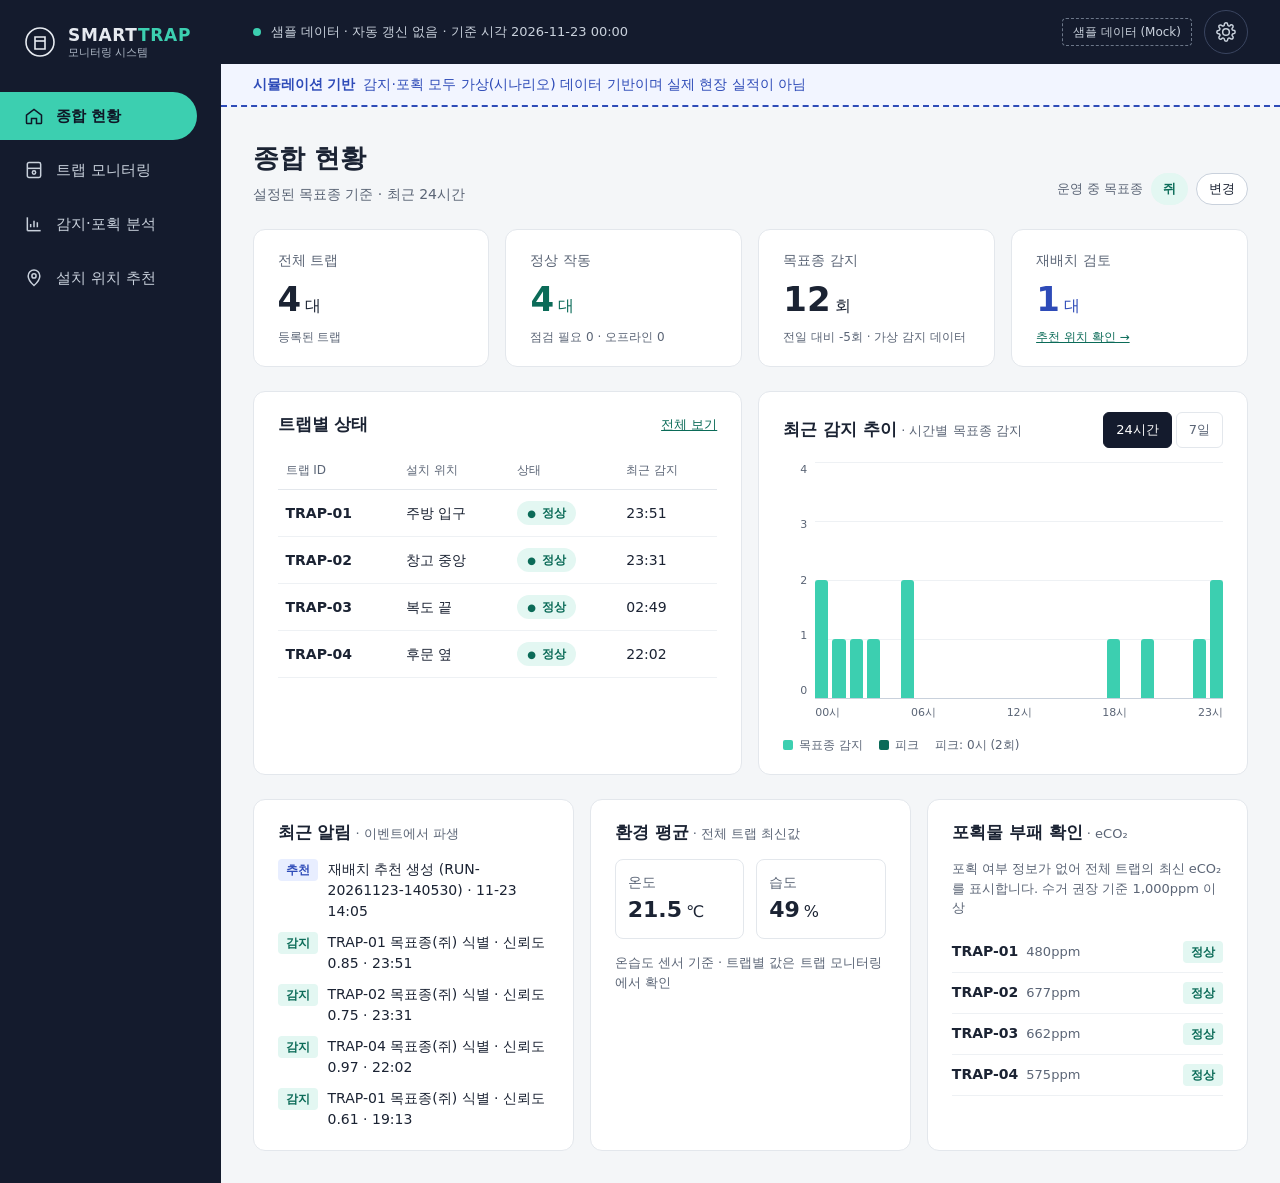
<file: dashboard/index.html>
<!doctype html>
<html lang="ko">
<head>
  <meta charset="utf-8">
  <meta name="viewport" content="width=device-width, initial-scale=1">
  <title>종합 현황 · 스마트트랩</title>
  <link rel="stylesheet" href="css/style.css">
</head>
<body>
  <p class="loading">불러오는 중…</p>
  <script src="js/config.js"></script>
  <script src="js/model.js"></script>
  <script src="js/data.js"></script>
  <script src="js/layout.js"></script>
  <script src="js/pages/overview.js"></script>
</body>
</html>
</file>
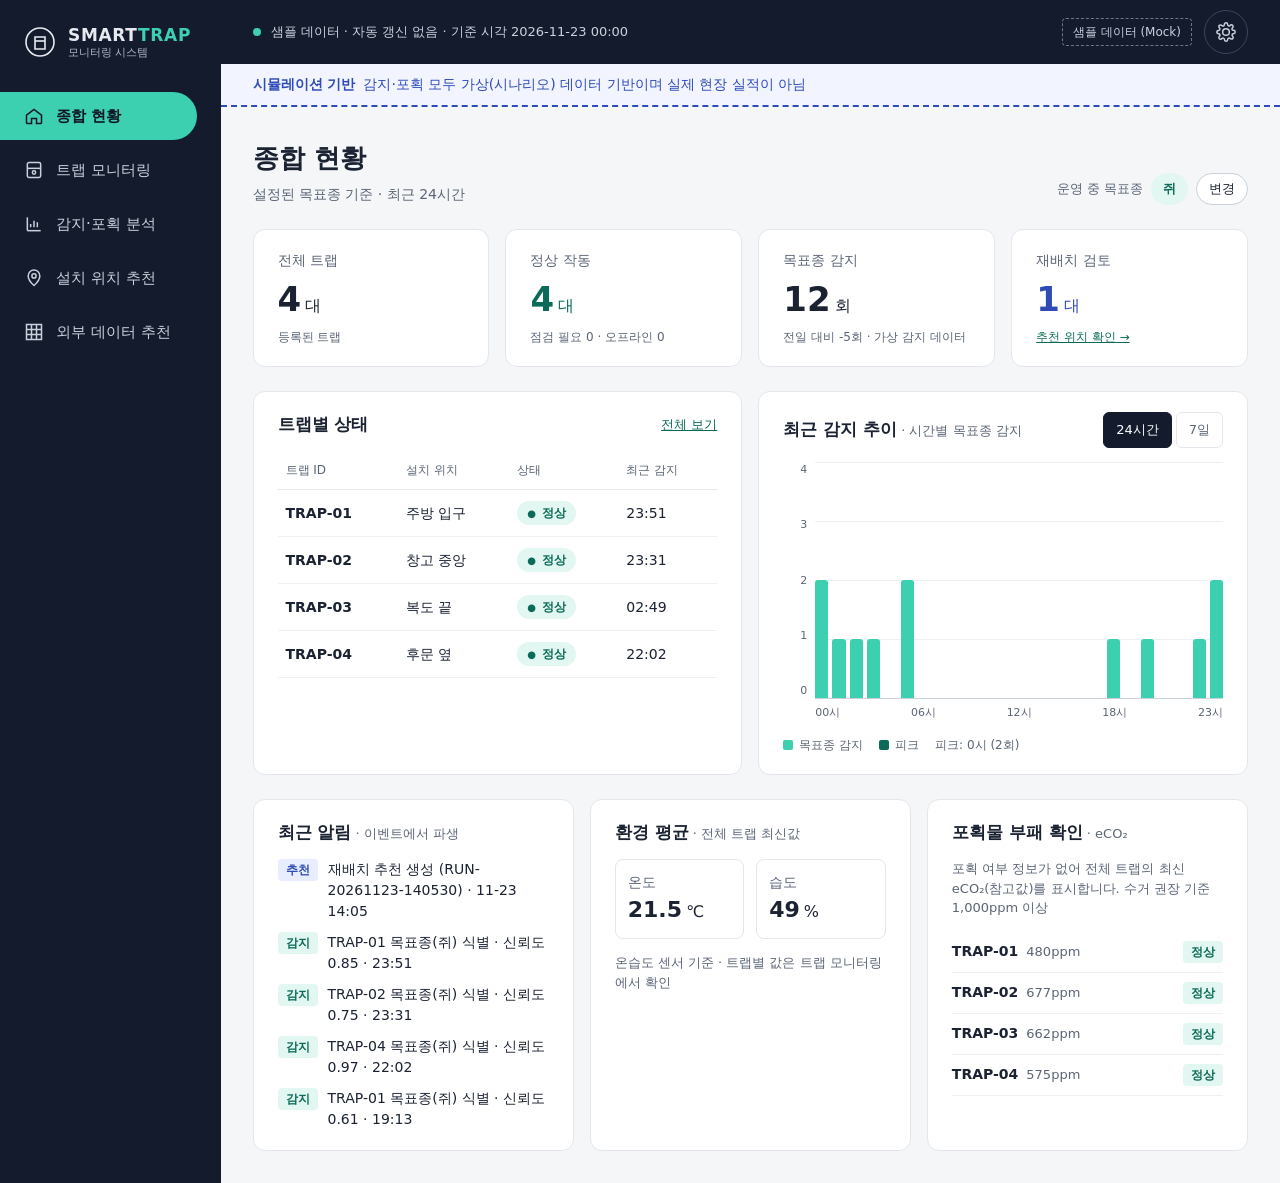
<file: pc/dashboard/index.html>
<!doctype html>
<html lang="ko">
<head>
  <meta charset="utf-8">
  <meta name="viewport" content="width=device-width, initial-scale=1">
  <title>종합 현황 · 스마트트랩</title>
  <link rel="stylesheet" href="css/style.css">
</head>
<body>
  <p class="loading">불러오는 중…</p>
  <script src="js/config.js"></script>
  <script src="js/model.js"></script>
  <script src="js/adapter.js"></script>
  <script src="js/data.js"></script>
  <script src="js/layout.js"></script>
  <script src="js/pages/overview.js"></script>
</body>
</html>
</file>
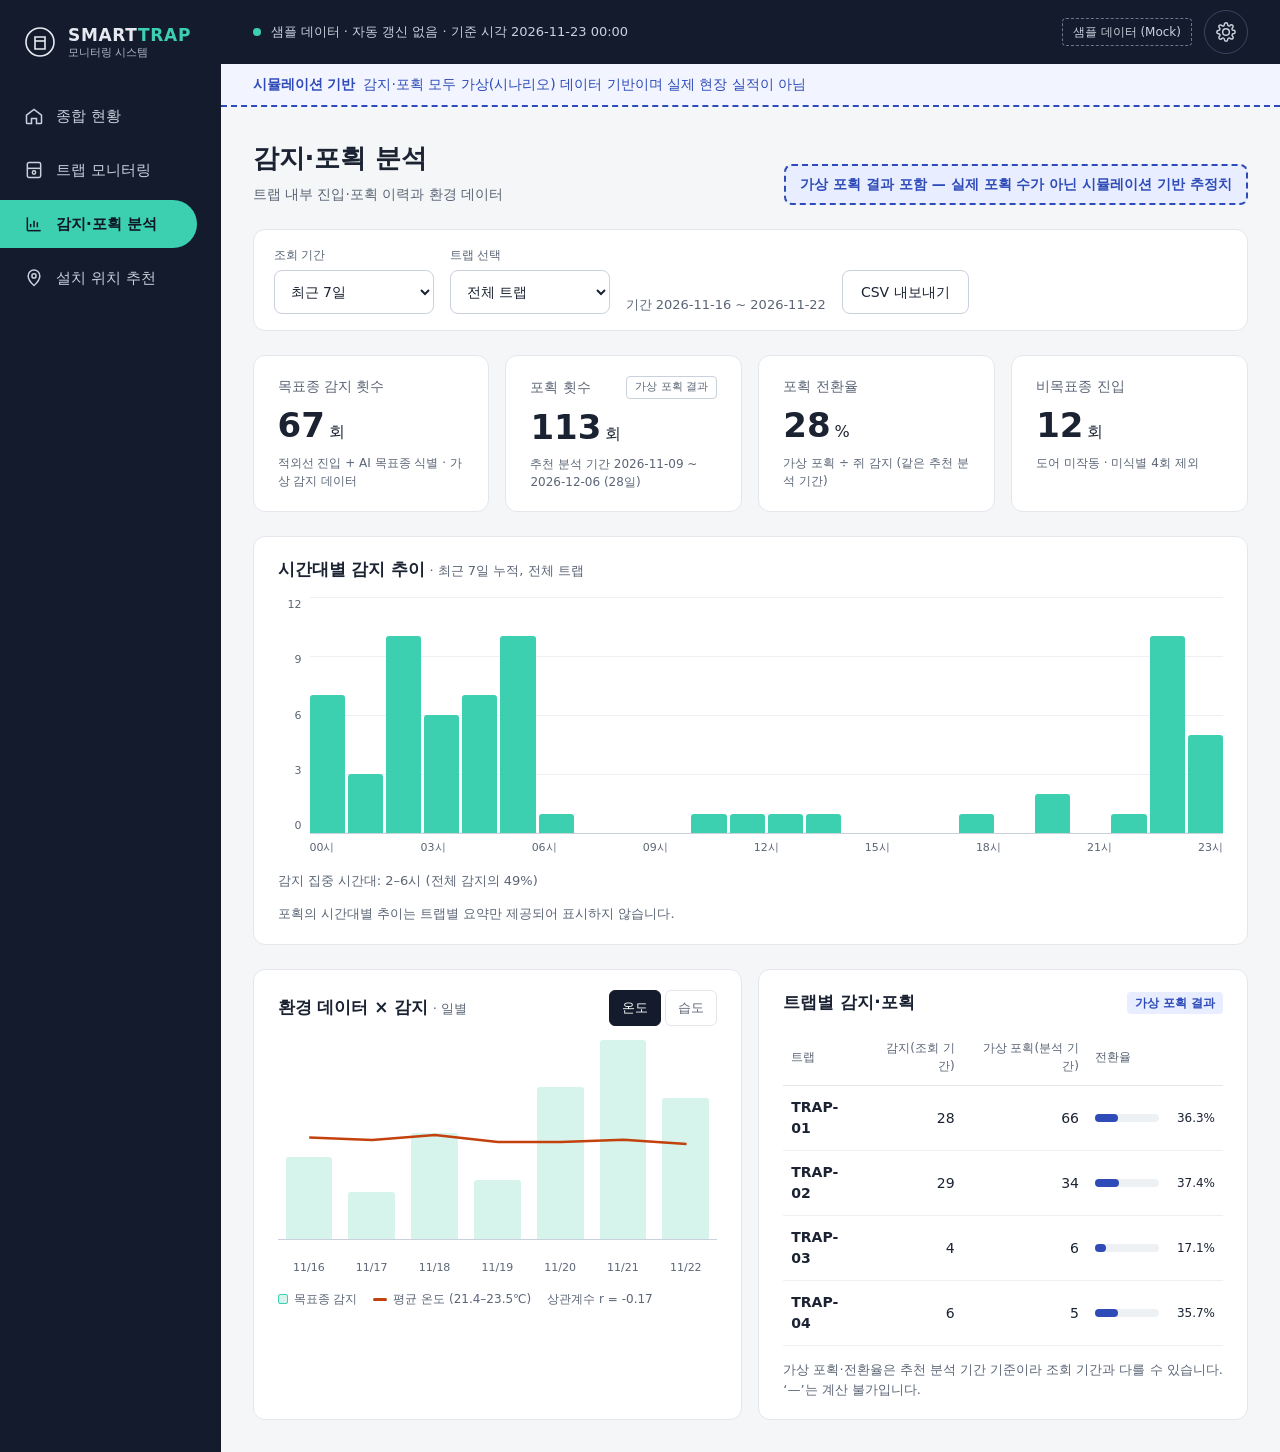
<file: dashboard/analysis.html>
<!doctype html>
<html lang="ko">
<head>
  <meta charset="utf-8">
  <meta name="viewport" content="width=device-width, initial-scale=1">
  <title>감지·포획 분석 · 스마트트랩</title>
  <link rel="stylesheet" href="css/style.css">
</head>
<body>
  <p class="loading">불러오는 중…</p>
  <script src="js/config.js"></script>
  <script src="js/model.js"></script>
  <script src="js/data.js"></script>
  <script src="js/layout.js"></script>
  <script src="js/pages/analysis.js"></script>
</body>
</html>
</file>
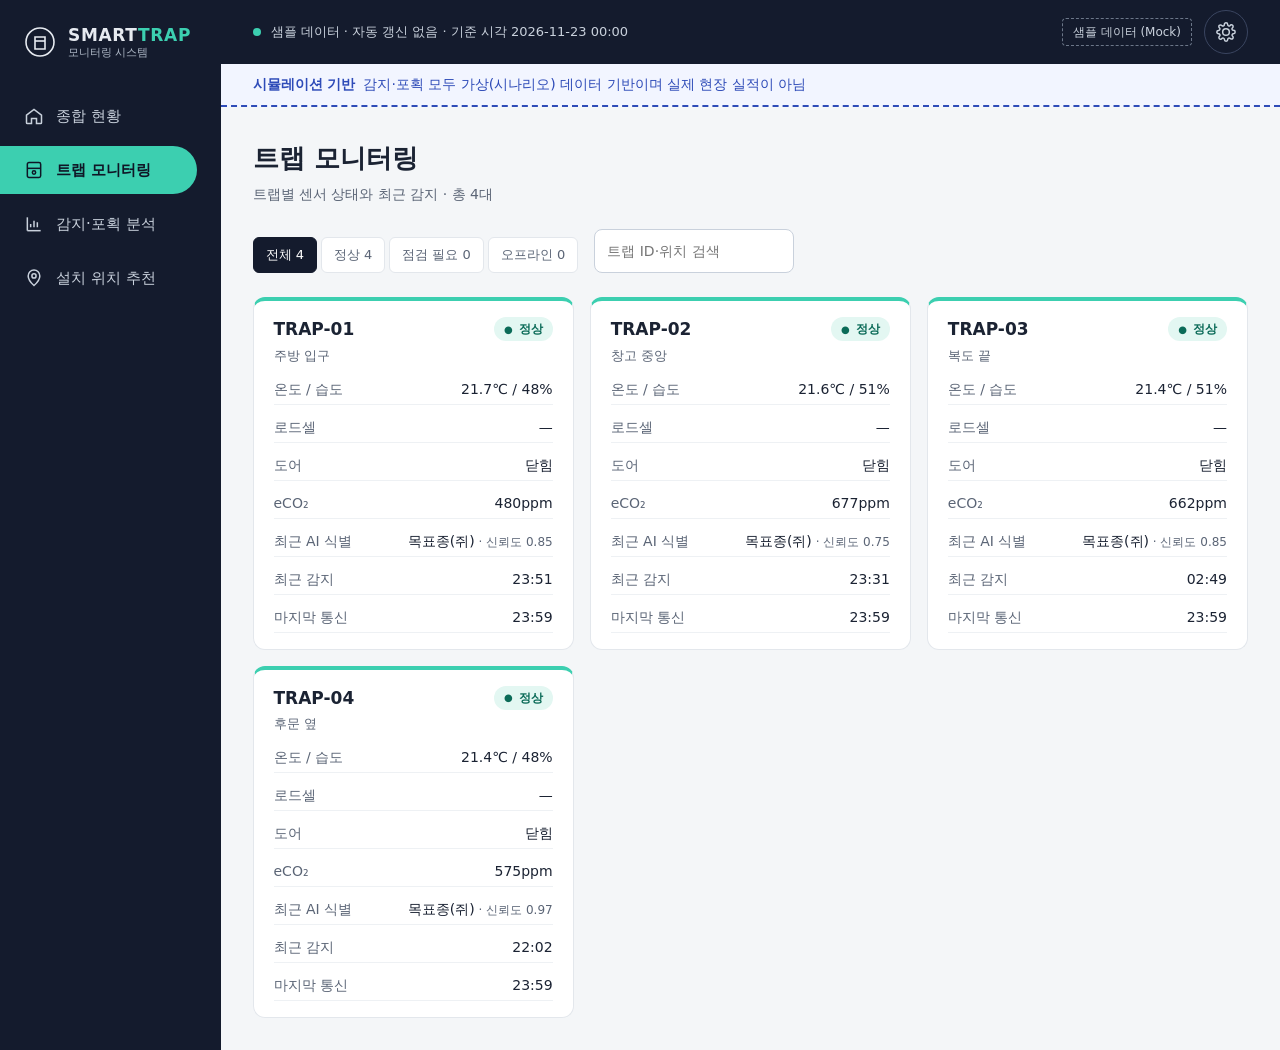
<file: dashboard/monitoring.html>
<!doctype html>
<html lang="ko">
<head>
  <meta charset="utf-8">
  <meta name="viewport" content="width=device-width, initial-scale=1">
  <title>트랩 모니터링 · 스마트트랩</title>
  <link rel="stylesheet" href="css/style.css">
</head>
<body>
  <p class="loading">불러오는 중…</p>
  <script src="js/config.js"></script>
  <script src="js/model.js"></script>
  <script src="js/data.js"></script>
  <script src="js/layout.js"></script>
  <script src="js/pages/monitoring.js"></script>
</body>
</html>
</file>
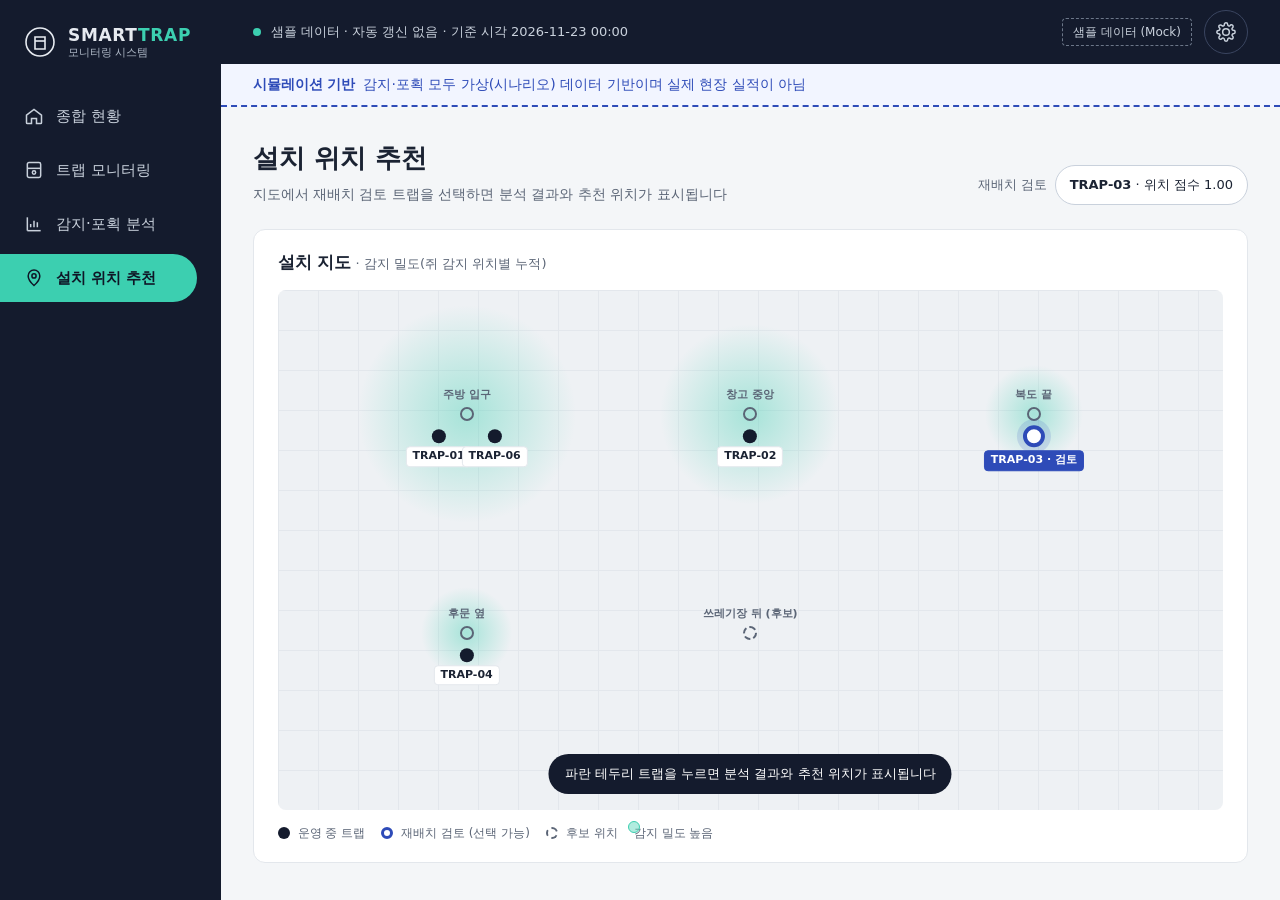
<file: dashboard/recommend.html>
<!doctype html>
<html lang="ko">
<head>
  <meta charset="utf-8">
  <meta name="viewport" content="width=device-width, initial-scale=1">
  <title>설치 위치 추천 · 스마트트랩</title>
  <link rel="stylesheet" href="css/style.css">
</head>
<body>
  <p class="loading">불러오는 중…</p>
  <script src="js/config.js"></script>
  <script src="js/model.js"></script>
  <script src="js/data.js"></script>
  <script src="js/layout.js"></script>
  <script src="js/pages/recommend.js"></script>
</body>
</html>
</file>
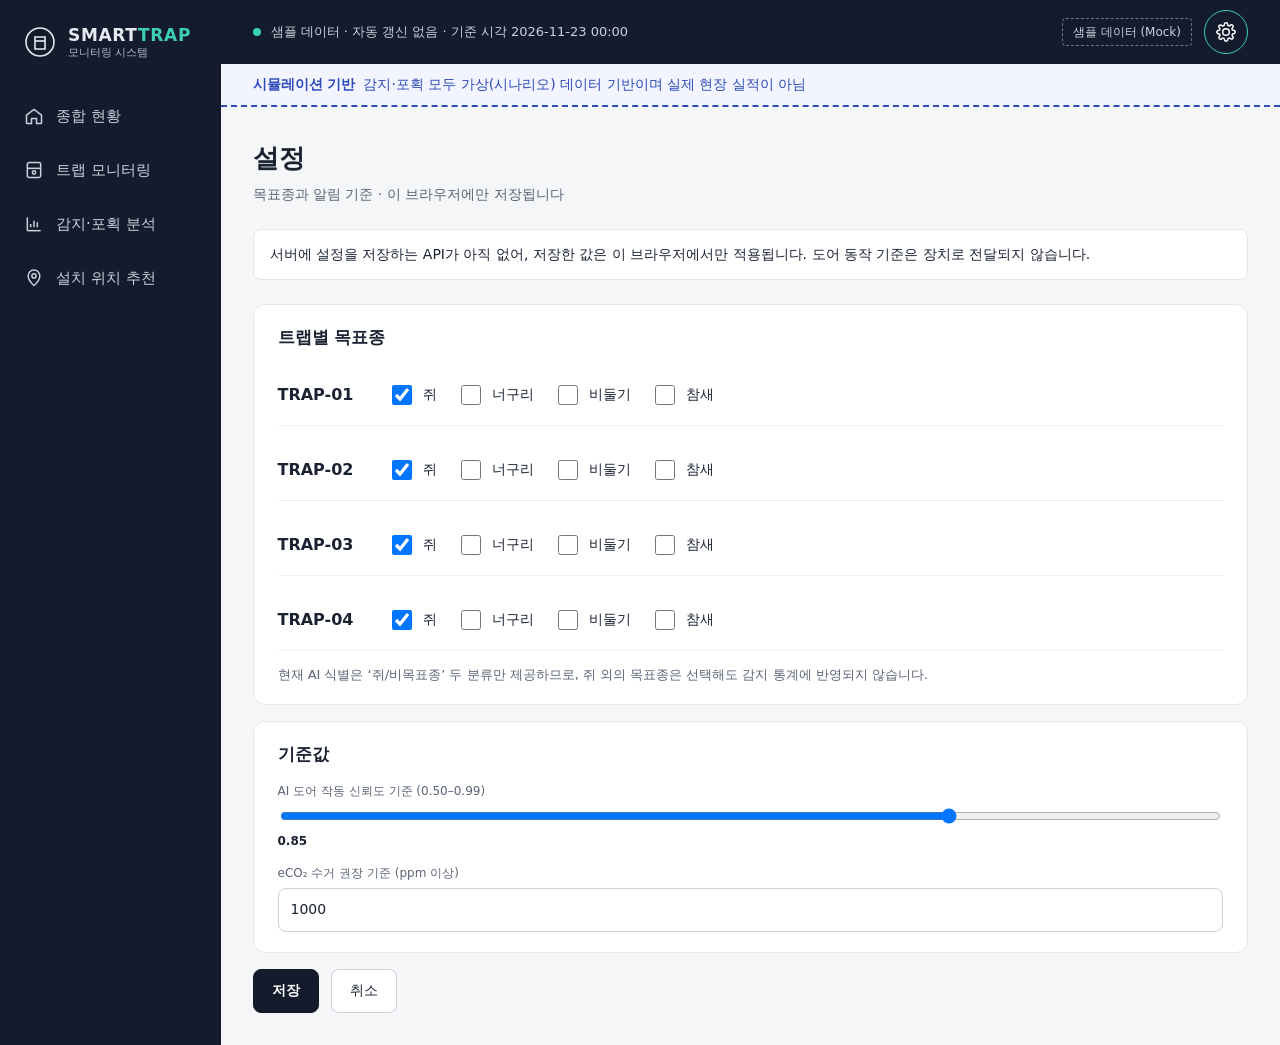
<file: dashboard/settings.html>
<!doctype html>
<html lang="ko">
<head>
  <meta charset="utf-8">
  <meta name="viewport" content="width=device-width, initial-scale=1">
  <title>설정 · 스마트트랩</title>
  <link rel="stylesheet" href="css/style.css">
</head>
<body>
  <p class="loading">불러오는 중…</p>
  <script src="js/config.js"></script>
  <script src="js/model.js"></script>
  <script src="js/data.js"></script>
  <script src="js/layout.js"></script>
  <script src="js/pages/settings.js"></script>
</body>
</html>
</file>
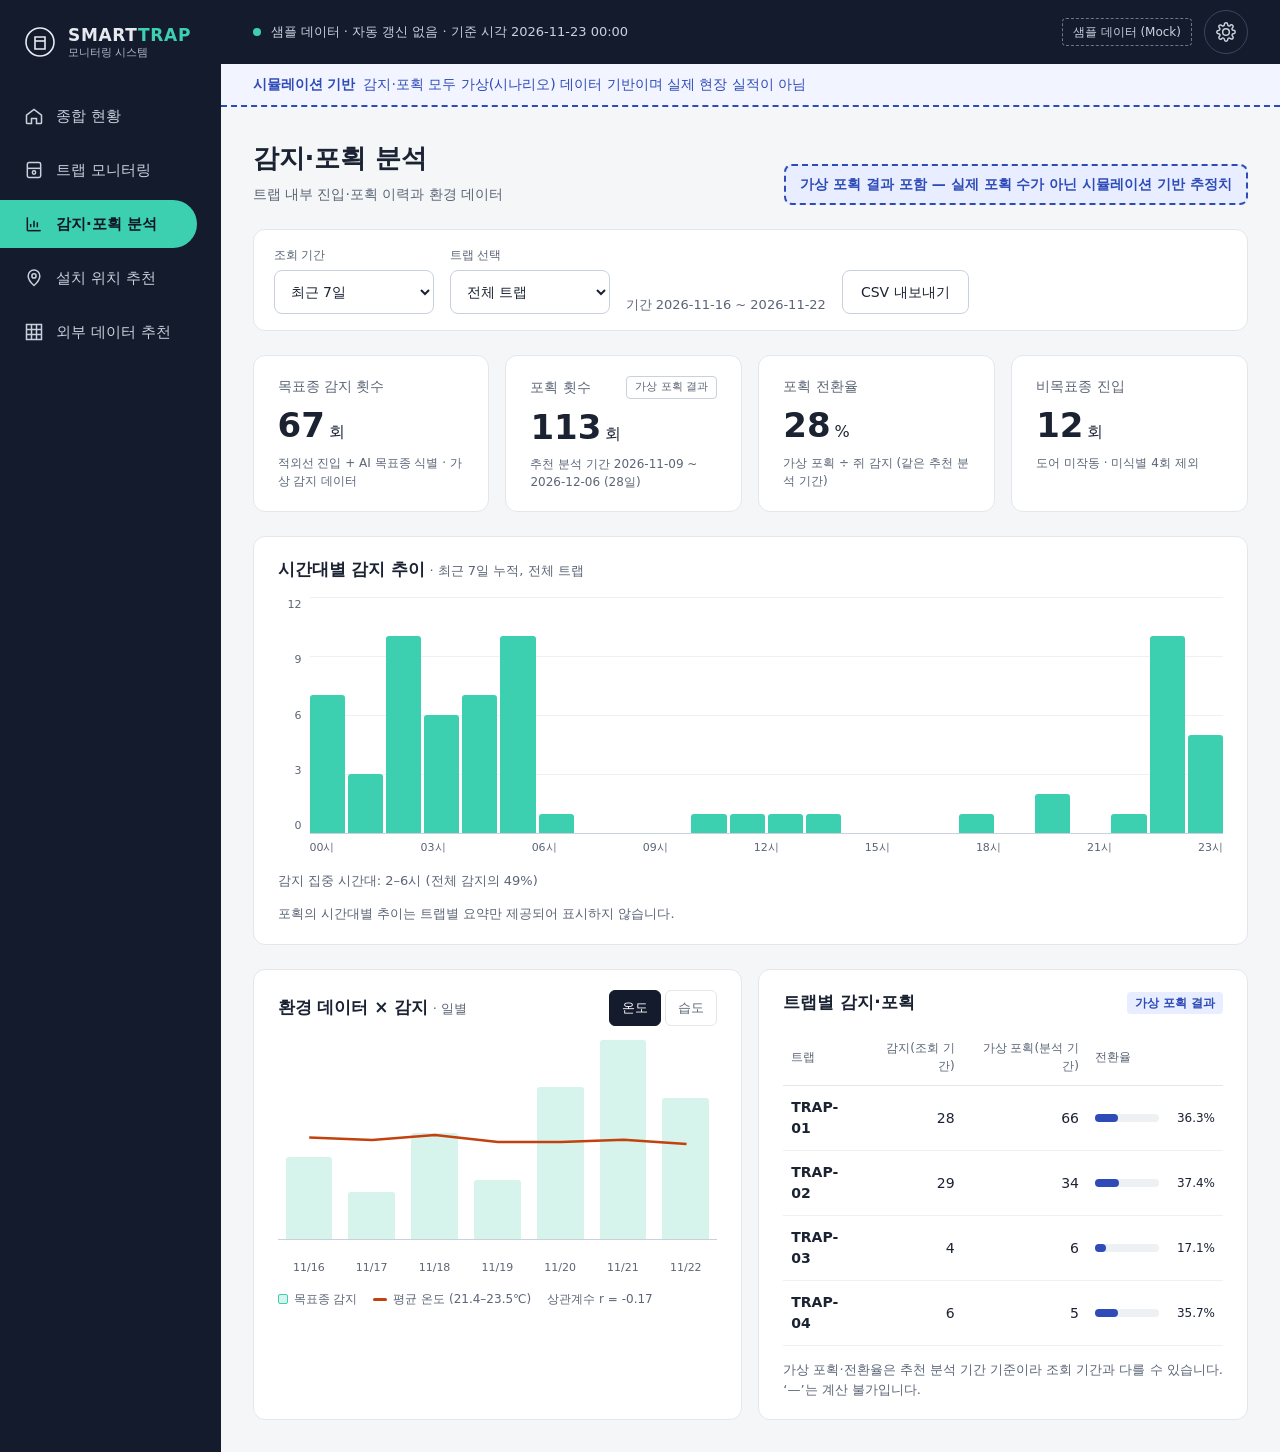
<file: pc/dashboard/analysis.html>
<!doctype html>
<html lang="ko">
<head>
  <meta charset="utf-8">
  <meta name="viewport" content="width=device-width, initial-scale=1">
  <title>감지·포획 분석 · 스마트트랩</title>
  <link rel="stylesheet" href="css/style.css">
</head>
<body>
  <p class="loading">불러오는 중…</p>
  <script src="js/config.js"></script>
  <script src="js/model.js"></script>
  <script src="js/adapter.js"></script>
  <script src="js/data.js"></script>
  <script src="js/layout.js"></script>
  <script src="js/pages/analysis.js"></script>
</body>
</html>
</file>
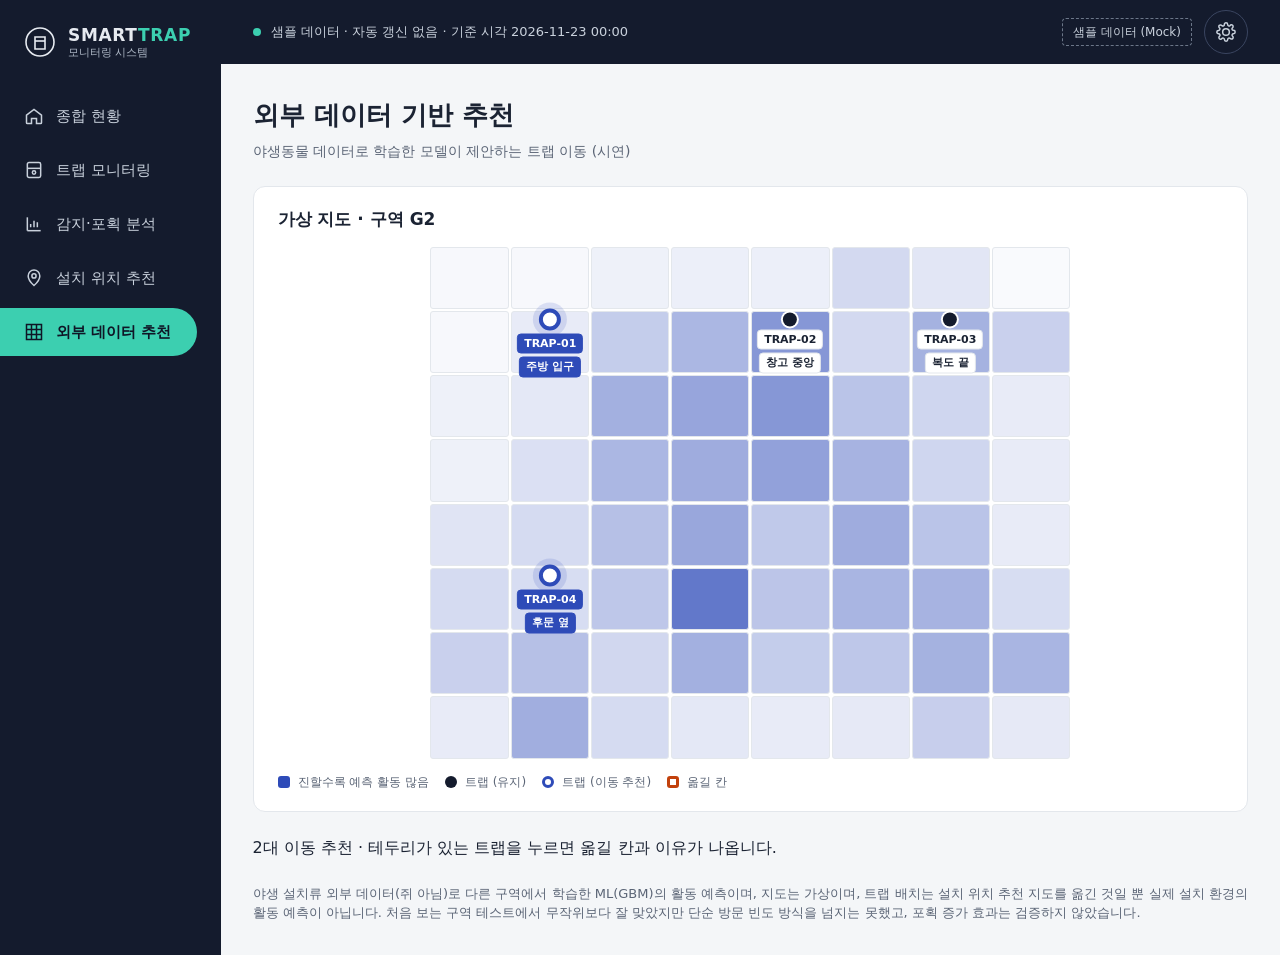
<file: pc/dashboard/external.html>
<!doctype html>
<html lang="ko">
<head>
  <meta charset="utf-8">
  <meta name="viewport" content="width=device-width, initial-scale=1">
  <title>외부 데이터 추천 · 스마트트랩</title>
  <link rel="stylesheet" href="css/style.css">
</head>
<body>
  <p class="loading">불러오는 중…</p>
  <script src="js/config.js"></script>
  <script src="js/model.js"></script>
  <script src="js/adapter.js"></script>
  <script src="js/data.js"></script>
  <script src="js/layout.js"></script>
  <script src="js/pages/external.js"></script>
</body>
</html>
</file>
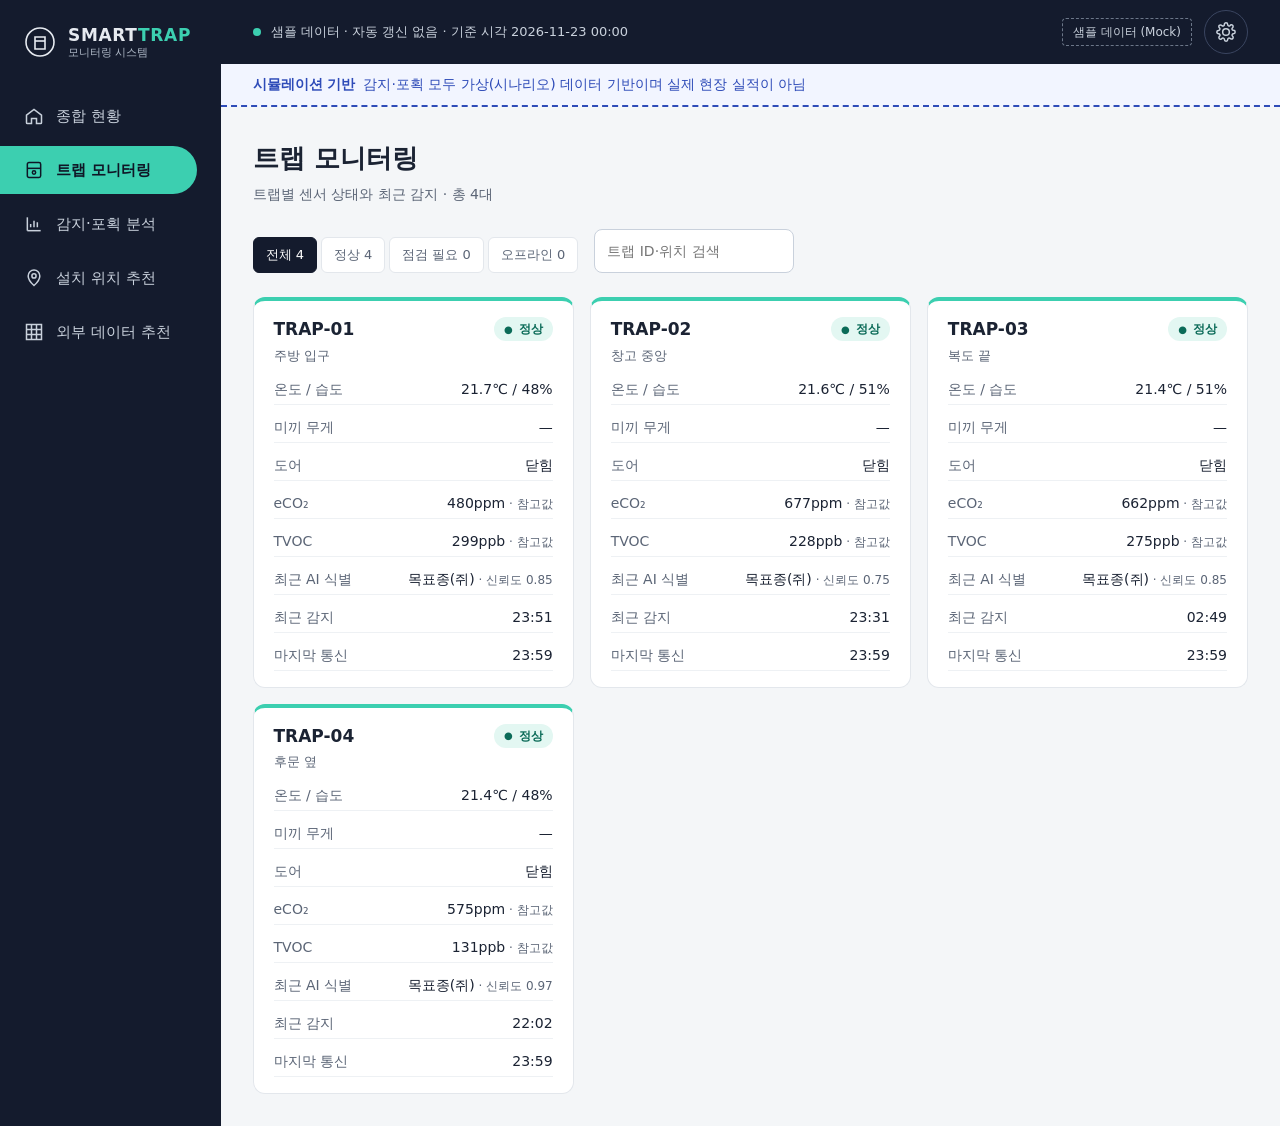
<file: pc/dashboard/monitoring.html>
<!doctype html>
<html lang="ko">
<head>
  <meta charset="utf-8">
  <meta name="viewport" content="width=device-width, initial-scale=1">
  <title>트랩 모니터링 · 스마트트랩</title>
  <link rel="stylesheet" href="css/style.css">
</head>
<body>
  <p class="loading">불러오는 중…</p>
  <script src="js/config.js"></script>
  <script src="js/model.js"></script>
  <script src="js/adapter.js"></script>
  <script src="js/data.js"></script>
  <script src="js/layout.js"></script>
  <script src="js/pages/monitoring.js"></script>
</body>
</html>
</file>
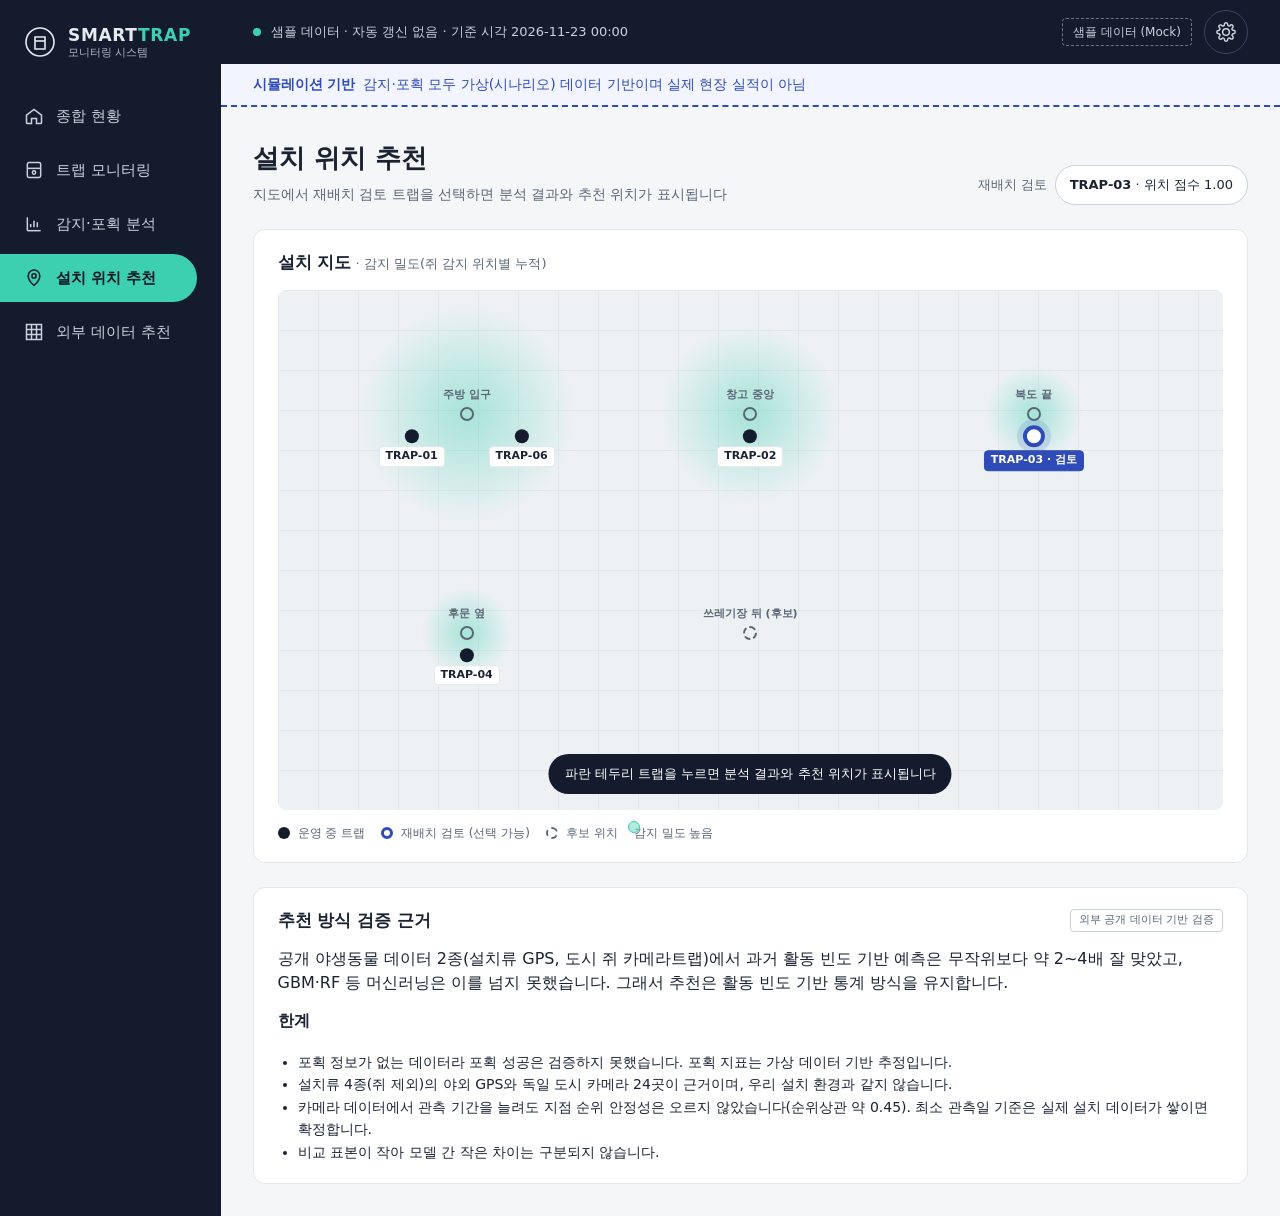
<file: pc/dashboard/recommend.html>
<!doctype html>
<html lang="ko">
<head>
  <meta charset="utf-8">
  <meta name="viewport" content="width=device-width, initial-scale=1">
  <title>설치 위치 추천 · 스마트트랩</title>
  <link rel="stylesheet" href="css/style.css">
</head>
<body>
  <p class="loading">불러오는 중…</p>
  <script src="js/config.js"></script>
  <script src="js/model.js"></script>
  <script src="js/adapter.js"></script>
  <script src="js/data.js"></script>
  <script src="js/layout.js"></script>
  <script src="js/pages/recommend.js"></script>
</body>
</html>
</file>
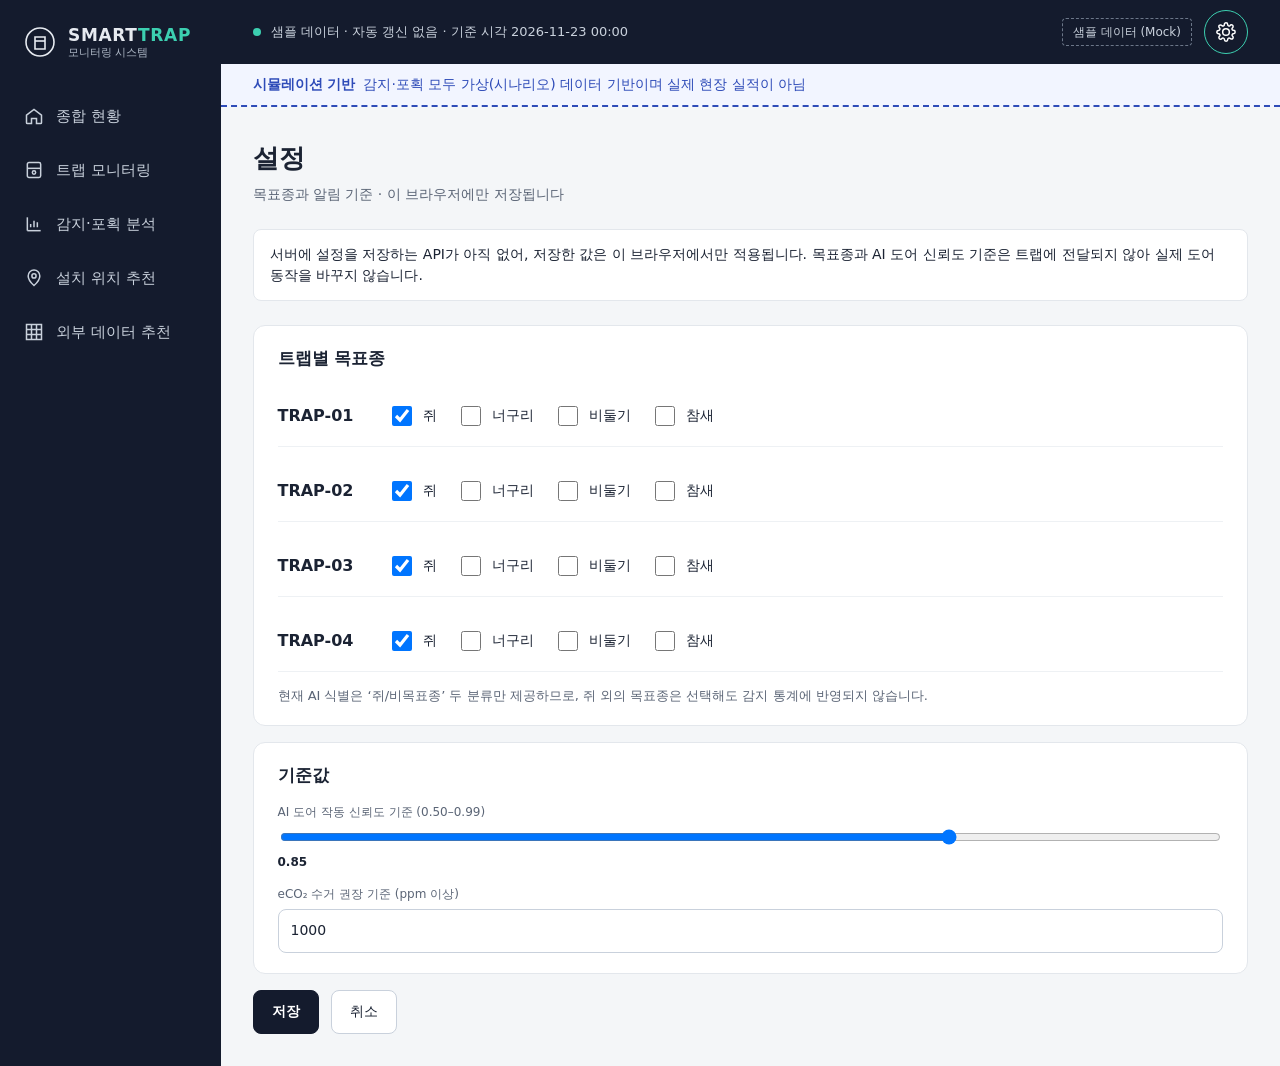
<file: pc/dashboard/settings.html>
<!doctype html>
<html lang="ko">
<head>
  <meta charset="utf-8">
  <meta name="viewport" content="width=device-width, initial-scale=1">
  <title>설정 · 스마트트랩</title>
  <link rel="stylesheet" href="css/style.css">
</head>
<body>
  <p class="loading">불러오는 중…</p>
  <script src="js/config.js"></script>
  <script src="js/model.js"></script>
  <script src="js/adapter.js"></script>
  <script src="js/data.js"></script>
  <script src="js/layout.js"></script>
  <script src="js/pages/settings.js"></script>
</body>
</html>
</file>
<file: dashboard/css/style.css>
:root {
  --bg: #f4f6f8;
  --card: #ffffff;
  --line: #e3e7ec;
  --line-2: #eef1f4;
  --ink: #1b2333;
  --ink-2: #5b6576;
  --navy: #141b2d;
  --navy-ink: #e6eaf0;
  --navy-mute: #c9d1dc;
  --teal: #3ccfb0;
  --teal-d: #0b6b58;
  --teal-bg: #e3f7f2;
  --teal-l: #d6f3ec;
  --warn-fg: #9a4a00;
  --warn-bg: #fff1e0;
  --off-fg: #4a5363;
  --off-bg: #eceef2;
  --blue: #2e4bb8;
  --blue-bg: #e8eeff;
  --blue-l: #8fa3e8;
  --heat: rgba(60, 207, 176, 0.4);
  --field: #ffffff;
  --field-line: #c9d1dc;
  --temp: #c2410c;
  color-scheme: light;
}
@media (prefers-color-scheme: dark) {
  :root {
    --bg: #0e1320;
    --card: #19202f;
    --line: #2a3550;
    --line-2: #232c40;
    --ink: #e6eaf0;
    --ink-2: #a3aebf;
    --teal-d: #5fe0c4;
    --teal-bg: #123a32;
    --teal-l: #1f5a4c;
    --warn-fg: #f6c08a;
    --warn-bg: #3a2a12;
    --off-fg: #c1c9d6;
    --off-bg: #2a3243;
    --blue: #9db0f2;
    --blue-bg: #1d2747;
    --blue-l: #4a5fb0;
    --heat: rgba(60, 207, 176, 0.3);
    --field: #19202f;
    --field-line: #3a4560;
    --temp: #f59a6b;
    color-scheme: dark;
  }
}
* {
  box-sizing: border-box;
}
body {
  margin: 0;
  background: var(--bg);
  color: var(--ink);
  line-height: 1.5;
  font-family:
    "Noto Sans KR",
    system-ui,
    -apple-system,
    "Segoe UI",
    "Malgun Gothic",
    sans-serif;
}
a {
  color: var(--teal-d);
}
h1,
h2,
h3,
h4,
p {
  margin: 0;
}
.muted {
  color: var(--ink-2);
  font-size: 13px;
}
.grow {
  flex: 1;
}
.loading {
  padding: 24px;
  color: var(--ink-2);
}

/* 틀 */
.shell {
  display: flex;
  flex-wrap: wrap;
  min-height: 100vh;
}
.nav {
  flex: 1 1 220px;
  max-width: 100%;
  background: var(--navy);
  color: var(--navy-ink);
  padding: 20px 0 32px;
  display: flex;
  flex-direction: column;
  gap: 28px;
}
@media (min-width: 900px) {
  .nav {
    max-width: 240px;
  }
}
.logo {
  display: flex;
  align-items: center;
  gap: 12px;
  padding: 0 24px;
  height: 44px;
}
.logo svg {
  color: var(--navy-ink);
  flex: none;
}
.logo-name {
  display: flex;
  flex-direction: column;
  line-height: 1.2;
}
.brand {
  font-weight: 700;
  font-size: 17px;
  letter-spacing: 0.04em;
}
.brand-accent {
  color: var(--teal);
}
.logo-sub {
  font-size: 11px;
  color: #aeb8c6;
}
.nav-links {
  display: flex;
  flex-direction: column;
  gap: 6px;
}
.nav-link {
  display: flex;
  align-items: center;
  gap: 12px;
  min-height: 48px;
  margin-right: 24px;
  padding: 0 24px;
  color: var(--navy-mute);
  font-size: 15px;
  text-decoration: none;
}
.nav-link:hover {
  color: #fff;
}
.nav-link.active {
  border-radius: 0 24px 24px 0;
  background: var(--teal);
  color: #0f1626;
  font-weight: 700;
}
.main-col {
  flex: 999 1 560px;
  min-width: 0;
  display: flex;
  flex-direction: column;
}
.topbar {
  background: var(--navy);
  color: var(--navy-ink);
  min-height: 64px;
  padding: 10px 32px;
  display: flex;
  flex-wrap: wrap;
  align-items: center;
  justify-content: space-between;
  gap: 12px;
}
.conn {
  display: flex;
  align-items: center;
  gap: 10px;
  font-size: 13px;
  color: var(--navy-mute);
}
.dot {
  width: 8px;
  height: 8px;
  border-radius: 50%;
  background: var(--teal);
  flex: none;
}
.dot.bad {
  background: #f08a5d;
}
.topbar-right {
  display: flex;
  align-items: center;
  gap: 12px;
}
.src-badge {
  font-size: 12px;
  padding: 4px 10px;
  border: 1px dashed #6b7688;
  border-radius: 4px;
  color: var(--navy-mute);
}
.gear {
  width: 44px;
  height: 44px;
  border-radius: 50%;
  border: 1px solid #3a4560;
  color: var(--navy-mute);
  display: inline-flex;
  align-items: center;
  justify-content: center;
  text-decoration: none;
}
.gear:hover,
.gear.active {
  color: #fff;
  border-color: var(--teal);
}
.sim-banner {
  background: #f2f5ff;
  color: #2e4bb8;
  border-bottom: 2px dashed #2e4bb8;
  padding: 10px 32px;
  font-size: 14px;
  font-weight: 500;
}
.sim-banner strong {
  margin-right: 8px;
}
@media (prefers-color-scheme: dark) {
  .sim-banner {
    background: #1d2747;
    color: #b9c6f7;
    border-color: #6b82d8;
  }
}
.content {
  padding: 32px;
  display: flex;
  flex-direction: column;
  gap: 24px;
}
@media (max-width: 600px) {
  .content {
    padding: 20px 16px;
  }
  .topbar {
    padding: 10px 16px;
  }
  .sim-banner {
    padding: 10px 16px;
  }
}

.page-head {
  display: flex;
  flex-wrap: wrap;
  align-items: flex-end;
  justify-content: space-between;
  gap: 16px;
}
.page-head h1 {
  font-size: 26px;
  font-weight: 700;
}
.page-head .sub {
  margin-top: 6px;
  font-size: 14px;
  color: var(--ink-2);
}
.status-msg {
  padding: 14px 16px;
  border: 1px solid var(--line);
  border-radius: 8px;
  background: var(--card);
  font-size: 14px;
}
.status-msg.error {
  border-color: var(--warn-fg);
  color: var(--warn-fg);
}
.status-msg code {
  background: var(--line-2);
  color: var(--ink);
  padding: 1px 5px;
  border-radius: 4px;
}

/* 카드·지표 */
.panel {
  background: var(--card);
  border: 1px solid var(--line);
  border-radius: 12px;
  padding: 20px 24px;
  display: flex;
  flex-direction: column;
  gap: 14px;
  min-width: 0;
}
.panel-head {
  display: flex;
  justify-content: space-between;
  align-items: center;
  flex-wrap: wrap;
  gap: 8px;
}
.panel h2 {
  font-size: 17px;
}
.h2-sub {
  font-size: 13px;
  font-weight: 400;
  color: var(--ink-2);
}
.small-link {
  font-size: 13px;
}
.grid-stats {
  display: grid;
  grid-template-columns: repeat(auto-fit, minmax(220px, 1fr));
  gap: 16px;
}
.grid-2 {
  display: grid;
  grid-template-columns: repeat(auto-fit, minmax(min(100%, 440px), 1fr));
  gap: 16px;
}
.grid-3 {
  display: grid;
  grid-template-columns: repeat(auto-fit, minmax(min(100%, 320px), 1fr));
  gap: 16px;
}
.stat {
  background: var(--card);
  border: 1px solid var(--line);
  border-radius: 12px;
  padding: 20px 24px;
  display: flex;
  flex-direction: column;
  gap: 8px;
}
.stat-label {
  font-size: 14px;
  color: var(--ink-2);
  display: flex;
  justify-content: space-between;
  align-items: center;
  gap: 8px;
}
.stat-value {
  font-size: 34px;
  font-weight: 700;
  font-variant-numeric: tabular-nums;
  line-height: 1.2;
}
.stat-value.good {
  color: var(--teal-d);
}
.stat-value.blue {
  color: var(--blue);
}
.unit {
  font-size: 16px;
  font-weight: 500;
  margin-left: 4px;
}
.stat-note {
  font-size: 12px;
  color: var(--ink-2);
}
.stat-note.link {
  color: var(--teal-d);
  font-weight: 500;
}
.tag-outline {
  padding: 2px 8px;
  border-radius: 4px;
  border: 1px solid var(--field-line);
  color: var(--ink-2);
  font-size: 11px;
}
.sim-chip {
  display: inline-flex;
  align-items: center;
  padding: 8px 14px;
  border: 2px dashed var(--blue);
  border-radius: 8px;
  background: var(--blue-bg);
  color: var(--blue);
  font-size: 14px;
  font-weight: 700;
}

/* 배지·태그 */
.badge {
  display: inline-flex;
  align-items: center;
  gap: 6px;
  padding: 3px 10px;
  border-radius: 12px;
  font-size: 12px;
  font-weight: 700;
  white-space: nowrap;
}
.badge .icon {
  font-size: 10px;
}
.st-ok {
  background: var(--teal-bg);
  color: var(--teal-d);
}
.st-warn {
  background: var(--warn-bg);
  color: var(--warn-fg);
}
.st-off {
  background: var(--off-bg);
  color: var(--off-fg);
}
.tag {
  padding: 2px 8px;
  border-radius: 4px;
  font-size: 12px;
  font-weight: 700;
  flex: none;
  white-space: nowrap;
}
.t-teal {
  background: var(--teal-bg);
  color: var(--teal-d);
}
.t-warn {
  background: var(--warn-bg);
  color: var(--warn-fg);
}
.t-off {
  background: var(--off-bg);
  color: var(--off-fg);
}
.t-blue {
  background: var(--blue-bg);
  color: var(--blue);
}
.chips {
  display: flex;
  flex-wrap: wrap;
  align-items: center;
  gap: 8px;
  font-size: 13px;
  color: var(--ink-2);
}
.chip {
  padding: 6px 12px;
  border-radius: 16px;
  background: var(--teal-bg);
  color: var(--teal-d);
  font-weight: 700;
}
.chip-link {
  display: inline-flex;
  align-items: center;
  min-height: 32px;
  padding: 0 12px;
  border: 1px solid var(--field-line);
  border-radius: 16px;
  color: var(--ink);
  text-decoration: none;
  background: var(--card);
}

/* 표 */
.table-scroll {
  overflow-x: auto;
}
.tbl {
  width: 100%;
  border-collapse: collapse;
  font-size: 14px;
  min-width: 360px;
}
.tbl th {
  text-align: left;
  color: var(--ink-2);
  font-size: 12px;
  font-weight: 500;
  padding: 10px 8px;
  border-bottom: 1px solid var(--line);
}
.tbl td {
  padding: 11px 8px;
  border-bottom: 1px solid var(--line-2);
  font-variant-numeric: tabular-nums;
}
.tbl td:first-child {
  font-weight: 700;
}
.tbl .num {
  text-align: right;
}
.rate {
  display: flex;
  align-items: center;
  gap: 8px;
  min-width: 120px;
}
.rate-track {
  flex: 1;
  height: 8px;
  border-radius: 4px;
  background: var(--line-2);
}
.rate-fill {
  height: 8px;
  border-radius: 4px;
  background: var(--blue);
}
.rate-num {
  min-width: 48px;
  text-align: right;
  font-size: 12px;
}

/* 막대 차트 (div) */
.bchart {
  display: flex;
  gap: 8px;
  height: 260px;
}
.y-axis {
  display: flex;
  flex-direction: column;
  justify-content: space-between;
  font-size: 11px;
  color: var(--ink-2);
  padding-bottom: 22px;
  text-align: right;
  min-width: 24px;
}
.plot-col {
  flex: 1;
  min-width: 0;
  display: flex;
  flex-direction: column;
}
.plot-area {
  flex: 1;
  display: flex;
  align-items: flex-end;
  border-bottom: 1px solid var(--field-line);
  background: repeating-linear-gradient(
    to top,
    transparent 0,
    transparent 24.5%,
    var(--line-2) 24.5%,
    var(--line-2) 25%
  );
}
.bar {
  flex: 1;
  min-width: 0;
  background: var(--teal);
  border-radius: 3px 3px 0 0;
}
.bar.hl {
  background: var(--teal-d);
}
.x-axis {
  display: flex;
  justify-content: space-between;
  font-size: 11px;
  color: var(--ink-2);
  padding-top: 6px;
}
.x-axis.spread {
  justify-content: space-around;
}
.legend {
  display: flex;
  flex-wrap: wrap;
  gap: 16px;
  font-size: 12px;
  color: var(--ink-2);
}
.legend span {
  display: inline-flex;
  align-items: center;
  gap: 6px;
}
.sw {
  width: 10px;
  height: 10px;
  border-radius: 2px;
  display: inline-block;
}
.sw.teal {
  background: var(--teal);
}
.sw.teal-d {
  background: var(--teal-d);
}
.sw.teal-l {
  background: var(--teal-l);
  border: 1px solid var(--teal);
}
.sw.line {
  width: 14px;
  height: 3px;
  background: var(--temp);
}
.envchart {
  position: relative;
  height: 200px;
  border-bottom: 1px solid var(--field-line);
}
.env-bars {
  position: absolute;
  inset: 0;
  display: flex;
  align-items: flex-end;
  gap: 16px;
  padding: 0 8px;
}
.env-bar {
  flex: 1;
  background: var(--teal-l);
  border-radius: 3px 3px 0 0;
}
.env-line {
  position: absolute;
  inset: 0;
  width: 100%;
  height: 100%;
  color: var(--temp);
}

/* 알림·환경 */
.alerts {
  display: flex;
  flex-direction: column;
  gap: 10px;
  font-size: 14px;
}
.alert {
  display: flex;
  gap: 10px;
  align-items: flex-start;
}
.env {
  display: grid;
  grid-template-columns: repeat(2, minmax(0, 1fr));
  gap: 12px;
}
.env-cell {
  border: 1px solid var(--line);
  border-radius: 8px;
  padding: 12px;
}
.env-val {
  display: inline;
  font-size: 22px;
  font-weight: 700;
}
.eco-list {
  display: flex;
  flex-direction: column;
  font-size: 14px;
}
.eco-row {
  display: flex;
  align-items: center;
  gap: 8px;
  padding: 9px 0;
  border-bottom: 1px solid var(--line-2);
}

/* 세그먼트·필터 */
.seg {
  display: flex;
  gap: 4px;
  flex-wrap: wrap;
}
.seg-btn {
  min-height: 36px;
  padding: 0 12px;
  border-radius: 6px;
  border: 1px solid var(--line);
  background: var(--card);
  color: var(--ink-2);
  font: inherit;
  font-size: 13px;
  cursor: pointer;
}
.seg-btn.on {
  background: var(--navy);
  color: #fff;
  border-color: var(--navy);
}
.filter-bar,
.filters {
  display: flex;
  flex-wrap: wrap;
  align-items: flex-end;
  gap: 16px;
}
.filters {
  background: var(--card);
  border: 1px solid var(--line);
  border-radius: 12px;
  padding: 16px 20px;
}
.field {
  display: flex;
  flex-direction: column;
  gap: 6px;
  font-size: 12px;
  color: var(--ink-2);
}
.field.wide {
  min-width: 280px;
}
select,
input[type="search"],
input[type="number"] {
  min-height: 44px;
  min-width: 160px;
  padding: 0 12px;
  border: 1px solid var(--field-line);
  border-radius: 8px;
  font: inherit;
  font-size: 14px;
  color: var(--ink);
  background: var(--field);
}
.search {
  min-width: 220px;
}
.btn {
  display: inline-flex;
  align-items: center;
  justify-content: center;
  min-height: 44px;
  padding: 0 18px;
  border: 1px solid var(--field-line);
  border-radius: 8px;
  background: var(--card);
  color: var(--ink);
  font: inherit;
  font-size: 14px;
  cursor: pointer;
  text-decoration: none;
}
.btn.primary {
  background: var(--navy);
  color: #fff;
  border-color: var(--navy);
  font-weight: 700;
}
:focus-visible {
  outline: 3px solid var(--teal);
  outline-offset: 2px;
}

/* 트랩 모니터링 */
.trap-grid {
  display: grid;
  grid-template-columns: repeat(auto-fill, minmax(280px, 1fr));
  gap: 16px;
}
.trap-card {
  background: var(--card);
  border: 1px solid var(--line);
  border-top-width: 4px;
  border-radius: 12px;
  padding: 16px 20px;
  display: flex;
  flex-direction: column;
  gap: 8px;
}
.st-border-ok {
  border-top-color: var(--teal);
}
.st-border-warn {
  border-top-color: #e08a2b;
}
.st-border-off {
  border-top-color: #8a93a3;
}
.trap-card header {
  display: flex;
  justify-content: space-between;
  align-items: flex-start;
  gap: 8px;
}
.trap-card h3 {
  font-size: 17px;
}
.kv {
  display: flex;
  justify-content: space-between;
  gap: 12px;
  font-size: 14px;
  padding: 4px 0;
  border-bottom: 1px solid var(--line-2);
}
.kv .k {
  color: var(--ink-2);
}
.kv .v {
  text-align: right;
  font-variant-numeric: tabular-nums;
}
.v-note {
  color: var(--ink-2);
  font-size: 12px;
}

/* 설치 위치 추천 */
.pills {
  display: flex;
  flex-wrap: wrap;
  align-items: center;
  gap: 8px;
  font-size: 13px;
  color: var(--ink-2);
}
.pill {
  min-height: 40px;
  padding: 0 14px;
  border-radius: 20px;
  border: 1px solid var(--field-line);
  background: var(--card);
  color: var(--ink);
  font: inherit;
  font-size: 13px;
  cursor: pointer;
}
.pill.on {
  background: var(--blue);
  border-color: var(--blue);
  color: #fff;
}
.rec-wrap {
  display: flex;
  flex-wrap: wrap;
  gap: 16px;
  align-items: stretch;
}
.rec-wrap > .panel:first-child {
  flex: 1.4 1 520px;
}
.side {
  flex: 1 1 380px;
}
.map {
  position: relative;
  min-height: 520px;
  flex: 1;
  border-radius: 8px;
  overflow: hidden;
  background-color: var(--line-2);
  background-image:
    linear-gradient(var(--line) 1px, transparent 1px),
    linear-gradient(90deg, var(--line) 1px, transparent 1px);
  background-size: 40px 40px;
}
.heat {
  position: absolute;
  transform: translate(-50%, -50%);
  border-radius: 50%;
  background: radial-gradient(circle, var(--heat) 0%, transparent 70%);
}
.loc {
  position: absolute;
  transform: translate(-50%, -50%);
  width: 14px;
  height: 14px;
  border-radius: 50%;
  border: 2px solid var(--ink-2);
  background: transparent;
}
.loc.cand {
  border-style: dashed;
}
.loc span {
  position: absolute;
  top: -22px;
  left: 50%;
  transform: translateX(-50%);
  font-size: 11px;
  font-weight: 700;
  color: var(--ink-2);
  white-space: nowrap;
}
.pin {
  position: absolute;
  transform: translate(-50%, -50%);
  display: flex;
  flex-direction: column;
  align-items: center;
  gap: 3px;
  background: transparent;
  border: 0;
  padding: 0;
  font: inherit;
  color: var(--ink);
}
.pin-dot {
  width: 14px;
  height: 14px;
  border-radius: 50%;
  background: var(--navy);
  display: block;
}
.pin-label {
  font-size: 11px;
  font-weight: 700;
  padding: 1px 6px;
  border-radius: 4px;
  background: var(--card);
  border: 1px solid var(--line);
  white-space: nowrap;
}
.pin.rev {
  cursor: pointer;
  min-width: 44px;
  min-height: 44px;
  justify-content: center;
}
.pin.rev .pin-dot {
  width: 22px;
  height: 22px;
  background: var(--card);
  border: 4px solid var(--blue);
  box-shadow: 0 0 0 6px rgba(46, 75, 184, 0.15);
}
.pin.rev .pin-label {
  background: var(--blue);
  color: #fff;
  border-color: var(--blue);
}
.pin.on .pin-dot {
  width: 28px;
  height: 28px;
  border-color: var(--temp);
}
.pin.on .pin-label {
  background: var(--temp);
  border-color: var(--temp);
}
.map-arrow {
  position: absolute;
  inset: 0;
  width: 100%;
  height: 100%;
  color: var(--blue);
  pointer-events: none;
}
.rec-tag {
  position: absolute;
  transform: translate(-50%, -140%);
  padding: 4px 10px;
  border-radius: 4px;
  background: var(--teal-d);
  color: #fff;
  font-size: 12px;
  font-weight: 700;
  white-space: nowrap;
}
@media (prefers-color-scheme: dark) {
  .rec-tag {
    color: #0e1320;
  }
}
.map-hint {
  position: absolute;
  left: 50%;
  bottom: 16px;
  transform: translateX(-50%);
  padding: 10px 16px;
  border-radius: 24px;
  background: var(--navy);
  color: #fff;
  font-size: 13px;
  max-width: 90%;
  text-align: center;
}
.map-legend {
  display: flex;
  flex-wrap: wrap;
  gap: 8px 16px;
  font-size: 12px;
  color: var(--ink-2);
}
.map-legend span {
  display: flex;
  align-items: center;
  gap: 8px;
}
.map-legend i {
  width: 12px;
  height: 12px;
  border-radius: 50%;
  display: inline-block;
  box-sizing: border-box;
}
.map-legend i { flex: none; }
.lg.navy { background: var(--navy); }
.lg.ring { background: var(--card); border: 3px solid var(--blue); }
.lg.cand { border: 2px dashed var(--ink-2); }
.lg.heat { background: var(--heat); border: 1px solid var(--teal); }
.side-head {
  display: flex;
  justify-content: space-between;
  align-items: flex-start;
  gap: 12px;
}
.side-head h2 {
  font-size: 22px;
}
.score-wrap {
  display: flex;
  align-items: flex-start;
  gap: 12px;
}
.score {
  text-align: right;
}
.score-num {
  font-size: 36px;
  font-weight: 700;
  color: var(--teal-d);
  line-height: 1.1;
}
.icon-btn {
  width: 44px;
  height: 44px;
  border: 1px solid var(--field-line);
  border-radius: 8px;
  background: var(--card);
  color: var(--ink);
  font-size: 20px;
  cursor: pointer;
}
.route-box {
  display: flex;
  align-items: stretch;
  gap: 8px;
}
.loc-box {
  flex: 1;
  border: 1px solid var(--line);
  border-radius: 8px;
  padding: 12px;
  background: var(--line-2);
}
.loc-box.rec {
  border: 2px solid var(--teal-d);
  background: var(--teal-bg);
  padding: 11px;
}
.arrow {
  display: flex;
  align-items: center;
  color: var(--blue);
  font-size: 22px;
}
.reasons-box {
  display: flex;
  flex-direction: column;
  gap: 10px;
}
.reasons-box h3 {
  font-size: 15px;
}
.reason {
  display: flex;
  gap: 10px;
  align-items: flex-start;
  padding: 10px 12px;
  border: 1px solid var(--line);
  border-radius: 8px;
  font-size: 14px;
}
.num-dot {
  flex: none;
  width: 22px;
  height: 22px;
  border-radius: 50%;
  background: var(--navy);
  color: #fff;
  font-size: 12px;
  font-weight: 700;
  display: inline-flex;
  align-items: center;
  justify-content: center;
}
.stat-group {
  border-top: 1px solid var(--line-2);
  padding-top: 10px;
}
.stat-group h4 {
  font-size: 13px;
  color: var(--ink-2);
  font-weight: 600;
  margin-bottom: 4px;
}
.stat-group dl {
  margin: 0;
  display: grid;
  grid-template-columns: repeat(3, 1fr);
  gap: 8px;
}
.stat-group dt {
  font-size: 12px;
  color: var(--ink-2);
}
.stat-group dd {
  margin: 0;
  font-weight: 700;
  font-variant-numeric: tabular-nums;
}

/* 설정 */
.set-row {
  display: flex;
  flex-wrap: wrap;
  align-items: center;
  gap: 8px 20px;
  border: 0;
  border-bottom: 1px solid var(--line-2);
  padding: 10px 0;
  margin: 0;
}
.set-row legend {
  float: left;
  width: 90px;
  font-weight: 700;
  padding: 0;
}
.check {
  display: inline-flex;
  align-items: center;
  gap: 8px;
  min-height: 40px;
  font-size: 14px;
}
.check input {
  width: 20px;
  height: 20px;
}
.range-out {
  font-weight: 700;
  color: var(--ink);
}
.actions {
  display: flex;
  flex-wrap: wrap;
  align-items: center;
  gap: 12px;
  margin-top: 4px;
}
form > .panel + .panel {
  margin-top: 16px;
}
form > .actions {
  margin-top: 16px;
}
</file>
<file: pc/dashboard/css/style.css>
:root {
  --bg: #f4f6f8;
  --card: #ffffff;
  --line: #e3e7ec;
  --line-2: #eef1f4;
  --ink: #1b2333;
  --ink-2: #5b6576;
  --navy: #141b2d;
  --navy-ink: #e6eaf0;
  --navy-mute: #c9d1dc;
  --teal: #3ccfb0;
  --teal-d: #0b6b58;
  --teal-bg: #e3f7f2;
  --teal-l: #d6f3ec;
  --warn-fg: #9a4a00;
  --warn-bg: #fff1e0;
  --off-fg: #4a5363;
  --off-bg: #eceef2;
  --blue: #2e4bb8;
  --blue-bg: #e8eeff;
  --blue-l: #8fa3e8;
  --heat: rgba(60, 207, 176, 0.4);
  --field: #ffffff;
  --field-line: #c9d1dc;
  --temp: #c2410c;
  color-scheme: light;
}
@media (prefers-color-scheme: dark) {
  :root {
    --bg: #0e1320;
    --card: #19202f;
    --line: #2a3550;
    --line-2: #232c40;
    --ink: #e6eaf0;
    --ink-2: #a3aebf;
    --teal-d: #5fe0c4;
    --teal-bg: #123a32;
    --teal-l: #1f5a4c;
    --warn-fg: #f6c08a;
    --warn-bg: #3a2a12;
    --off-fg: #c1c9d6;
    --off-bg: #2a3243;
    --blue: #9db0f2;
    --blue-bg: #1d2747;
    --blue-l: #4a5fb0;
    --heat: rgba(60, 207, 176, 0.3);
    --field: #19202f;
    --field-line: #3a4560;
    --temp: #f59a6b;
    color-scheme: dark;
  }
}
* {
  box-sizing: border-box;
}
body {
  margin: 0;
  background: var(--bg);
  color: var(--ink);
  line-height: 1.5;
  font-family:
    "Noto Sans KR",
    system-ui,
    -apple-system,
    "Segoe UI",
    "Malgun Gothic",
    sans-serif;
}
a {
  color: var(--teal-d);
}
h1,
h2,
h3,
h4,
p {
  margin: 0;
}
.muted {
  color: var(--ink-2);
  font-size: 13px;
}
.grow {
  flex: 1;
}
.loading {
  padding: 24px;
  color: var(--ink-2);
}

/* 틀 */
.shell {
  display: flex;
  flex-wrap: wrap;
  min-height: 100vh;
}
.nav {
  flex: 1 1 220px;
  max-width: 100%;
  background: var(--navy);
  color: var(--navy-ink);
  padding: 20px 0 32px;
  display: flex;
  flex-direction: column;
  gap: 28px;
}
@media (min-width: 900px) {
  .nav {
    max-width: 240px;
  }
}
.logo {
  display: flex;
  align-items: center;
  gap: 12px;
  padding: 0 24px;
  height: 44px;
}
.logo svg {
  color: var(--navy-ink);
  flex: none;
}
.logo-name {
  display: flex;
  flex-direction: column;
  line-height: 1.2;
}
.brand {
  font-weight: 700;
  font-size: 17px;
  letter-spacing: 0.04em;
}
.brand-accent {
  color: var(--teal);
}
.logo-sub {
  font-size: 11px;
  color: #aeb8c6;
}
.nav-links {
  display: flex;
  flex-direction: column;
  gap: 6px;
}
.nav-link {
  display: flex;
  align-items: center;
  gap: 12px;
  min-height: 48px;
  margin-right: 24px;
  padding: 0 24px;
  color: var(--navy-mute);
  font-size: 15px;
  text-decoration: none;
}
.nav-link:hover {
  color: #fff;
}
.nav-link.active {
  border-radius: 0 24px 24px 0;
  background: var(--teal);
  color: #0f1626;
  font-weight: 700;
}
.main-col {
  flex: 999 1 560px;
  min-width: 0;
  display: flex;
  flex-direction: column;
}
.topbar {
  background: var(--navy);
  color: var(--navy-ink);
  min-height: 64px;
  padding: 10px 32px;
  display: flex;
  flex-wrap: wrap;
  align-items: center;
  justify-content: space-between;
  gap: 12px;
}
.conn {
  display: flex;
  align-items: center;
  gap: 10px;
  font-size: 13px;
  color: var(--navy-mute);
}
.dot {
  width: 8px;
  height: 8px;
  border-radius: 50%;
  background: var(--teal);
  flex: none;
}
.dot.bad {
  background: #f08a5d;
}
.topbar-right {
  display: flex;
  align-items: center;
  gap: 12px;
}
.src-badge {
  font-size: 12px;
  padding: 4px 10px;
  border: 1px dashed #6b7688;
  border-radius: 4px;
  color: var(--navy-mute);
}
.gear {
  width: 44px;
  height: 44px;
  border-radius: 50%;
  border: 1px solid #3a4560;
  color: var(--navy-mute);
  display: inline-flex;
  align-items: center;
  justify-content: center;
  text-decoration: none;
}
.gear:hover,
.gear.active {
  color: #fff;
  border-color: var(--teal);
}
.sim-banner {
  background: #f2f5ff;
  color: #2e4bb8;
  border-bottom: 2px dashed #2e4bb8;
  padding: 10px 32px;
  font-size: 14px;
  font-weight: 500;
}
.sim-banner strong {
  margin-right: 8px;
}
@media (prefers-color-scheme: dark) {
  .sim-banner {
    background: #1d2747;
    color: #b9c6f7;
    border-color: #6b82d8;
  }
}
.content {
  padding: 32px;
  display: flex;
  flex-direction: column;
  gap: 24px;
}
@media (max-width: 600px) {
  .content {
    padding: 20px 16px;
  }
  .topbar {
    padding: 10px 16px;
  }
  .sim-banner {
    padding: 10px 16px;
  }
}

.page-head {
  display: flex;
  flex-wrap: wrap;
  align-items: flex-end;
  justify-content: space-between;
  gap: 16px;
}
.page-head h1 {
  font-size: 26px;
  font-weight: 700;
}
.page-head .sub {
  margin-top: 6px;
  font-size: 14px;
  color: var(--ink-2);
}
.status-msg {
  padding: 14px 16px;
  border: 1px solid var(--line);
  border-radius: 8px;
  background: var(--card);
  font-size: 14px;
}
.status-msg.error {
  border-color: var(--warn-fg);
  color: var(--warn-fg);
}
.status-msg code {
  background: var(--line-2);
  color: var(--ink);
  padding: 1px 5px;
  border-radius: 4px;
}

/* 카드·지표 */
.panel {
  background: var(--card);
  border: 1px solid var(--line);
  border-radius: 12px;
  padding: 20px 24px;
  display: flex;
  flex-direction: column;
  gap: 14px;
  min-width: 0;
}
.panel-head {
  display: flex;
  justify-content: space-between;
  align-items: center;
  flex-wrap: wrap;
  gap: 8px;
}
.panel h2 {
  font-size: 17px;
}
.h2-sub {
  font-size: 13px;
  font-weight: 400;
  color: var(--ink-2);
}
.small-link {
  font-size: 13px;
}
.grid-stats {
  display: grid;
  grid-template-columns: repeat(auto-fit, minmax(220px, 1fr));
  gap: 16px;
}
.grid-2 {
  display: grid;
  grid-template-columns: repeat(auto-fit, minmax(min(100%, 440px), 1fr));
  gap: 16px;
}
.grid-3 {
  display: grid;
  grid-template-columns: repeat(auto-fit, minmax(min(100%, 320px), 1fr));
  gap: 16px;
}
.stat {
  background: var(--card);
  border: 1px solid var(--line);
  border-radius: 12px;
  padding: 20px 24px;
  display: flex;
  flex-direction: column;
  gap: 8px;
}
.stat-label {
  font-size: 14px;
  color: var(--ink-2);
  display: flex;
  justify-content: space-between;
  align-items: center;
  gap: 8px;
}
.stat-value {
  font-size: 34px;
  font-weight: 700;
  font-variant-numeric: tabular-nums;
  line-height: 1.2;
}
.stat-value.good {
  color: var(--teal-d);
}
.stat-value.blue {
  color: var(--blue);
}
.unit {
  font-size: 16px;
  font-weight: 500;
  margin-left: 4px;
}
.stat-note {
  font-size: 12px;
  color: var(--ink-2);
}
.stat-note.link {
  color: var(--teal-d);
  font-weight: 500;
}
.tag-outline {
  padding: 2px 8px;
  border-radius: 4px;
  border: 1px solid var(--field-line);
  color: var(--ink-2);
  font-size: 11px;
}
.sim-chip {
  display: inline-flex;
  align-items: center;
  padding: 8px 14px;
  border: 2px dashed var(--blue);
  border-radius: 8px;
  background: var(--blue-bg);
  color: var(--blue);
  font-size: 14px;
  font-weight: 700;
}

/* 배지·태그 */
.badge {
  display: inline-flex;
  align-items: center;
  gap: 6px;
  padding: 3px 10px;
  border-radius: 12px;
  font-size: 12px;
  font-weight: 700;
  white-space: nowrap;
}
.badge .icon {
  font-size: 10px;
}
.st-ok {
  background: var(--teal-bg);
  color: var(--teal-d);
}
.st-warn {
  background: var(--warn-bg);
  color: var(--warn-fg);
}
.st-off {
  background: var(--off-bg);
  color: var(--off-fg);
}
.tag {
  padding: 2px 8px;
  border-radius: 4px;
  font-size: 12px;
  font-weight: 700;
  flex: none;
  white-space: nowrap;
}
.t-teal {
  background: var(--teal-bg);
  color: var(--teal-d);
}
.t-warn {
  background: var(--warn-bg);
  color: var(--warn-fg);
}
.t-off {
  background: var(--off-bg);
  color: var(--off-fg);
}
.t-blue {
  background: var(--blue-bg);
  color: var(--blue);
}
.chips {
  display: flex;
  flex-wrap: wrap;
  align-items: center;
  gap: 8px;
  font-size: 13px;
  color: var(--ink-2);
}
.chip {
  padding: 6px 12px;
  border-radius: 16px;
  background: var(--teal-bg);
  color: var(--teal-d);
  font-weight: 700;
}
.chip-link {
  display: inline-flex;
  align-items: center;
  min-height: 32px;
  padding: 0 12px;
  border: 1px solid var(--field-line);
  border-radius: 16px;
  color: var(--ink);
  text-decoration: none;
  background: var(--card);
}

/* 표 */
.table-scroll {
  overflow-x: auto;
}
.tbl {
  width: 100%;
  border-collapse: collapse;
  font-size: 14px;
  min-width: 360px;
}
.tbl th {
  text-align: left;
  color: var(--ink-2);
  font-size: 12px;
  font-weight: 500;
  padding: 10px 8px;
  border-bottom: 1px solid var(--line);
}
.tbl td {
  padding: 11px 8px;
  border-bottom: 1px solid var(--line-2);
  font-variant-numeric: tabular-nums;
}
.tbl td:first-child {
  font-weight: 700;
}
.tbl .num {
  text-align: right;
}
.rate {
  display: flex;
  align-items: center;
  gap: 8px;
  min-width: 120px;
}
.rate-track {
  flex: 1;
  height: 8px;
  border-radius: 4px;
  background: var(--line-2);
}
.rate-fill {
  height: 8px;
  border-radius: 4px;
  background: var(--blue);
}
.rate-num {
  min-width: 48px;
  text-align: right;
  font-size: 12px;
}

/* 막대 차트 (div) */
.bchart {
  display: flex;
  gap: 8px;
  height: 260px;
}
.y-axis {
  display: flex;
  flex-direction: column;
  justify-content: space-between;
  font-size: 11px;
  color: var(--ink-2);
  padding-bottom: 22px;
  text-align: right;
  min-width: 24px;
}
.plot-col {
  flex: 1;
  min-width: 0;
  display: flex;
  flex-direction: column;
}
.plot-area {
  flex: 1;
  display: flex;
  align-items: flex-end;
  border-bottom: 1px solid var(--field-line);
  background: repeating-linear-gradient(
    to top,
    transparent 0,
    transparent 24.5%,
    var(--line-2) 24.5%,
    var(--line-2) 25%
  );
}
.bar {
  flex: 1;
  min-width: 0;
  background: var(--teal);
  border-radius: 3px 3px 0 0;
}
.bar.hl {
  background: var(--teal-d);
}
.x-axis {
  display: flex;
  justify-content: space-between;
  font-size: 11px;
  color: var(--ink-2);
  padding-top: 6px;
}
.x-axis.spread {
  justify-content: space-around;
}
.legend {
  display: flex;
  flex-wrap: wrap;
  gap: 16px;
  font-size: 12px;
  color: var(--ink-2);
}
.legend span {
  display: inline-flex;
  align-items: center;
  gap: 6px;
}
.sw {
  width: 10px;
  height: 10px;
  border-radius: 2px;
  display: inline-block;
}
.sw.teal {
  background: var(--teal);
}
.sw.teal-d {
  background: var(--teal-d);
}
.sw.teal-l {
  background: var(--teal-l);
  border: 1px solid var(--teal);
}
.sw.line {
  width: 14px;
  height: 3px;
  background: var(--temp);
}
.envchart {
  position: relative;
  height: 200px;
  border-bottom: 1px solid var(--field-line);
}
.env-bars {
  position: absolute;
  inset: 0;
  display: flex;
  align-items: flex-end;
  gap: 16px;
  padding: 0 8px;
}
.env-bar {
  flex: 1;
  background: var(--teal-l);
  border-radius: 3px 3px 0 0;
}
.env-line {
  position: absolute;
  inset: 0;
  width: 100%;
  height: 100%;
  color: var(--temp);
}

/* 알림·환경 */
.alerts {
  display: flex;
  flex-direction: column;
  gap: 10px;
  font-size: 14px;
}
.alert {
  display: flex;
  gap: 10px;
  align-items: flex-start;
}
.env {
  display: grid;
  grid-template-columns: repeat(2, minmax(0, 1fr));
  gap: 12px;
}
.env-cell {
  border: 1px solid var(--line);
  border-radius: 8px;
  padding: 12px;
}
.env-val {
  display: inline;
  font-size: 22px;
  font-weight: 700;
}
.eco-list {
  display: flex;
  flex-direction: column;
  font-size: 14px;
}
.eco-row {
  display: flex;
  align-items: center;
  gap: 8px;
  padding: 9px 0;
  border-bottom: 1px solid var(--line-2);
}

/* 세그먼트·필터 */
.seg {
  display: flex;
  gap: 4px;
  flex-wrap: wrap;
}
.seg-btn {
  min-height: 36px;
  padding: 0 12px;
  border-radius: 6px;
  border: 1px solid var(--line);
  background: var(--card);
  color: var(--ink-2);
  font: inherit;
  font-size: 13px;
  cursor: pointer;
}
.seg-btn.on {
  background: var(--navy);
  color: #fff;
  border-color: var(--navy);
}
.filter-bar,
.filters {
  display: flex;
  flex-wrap: wrap;
  align-items: flex-end;
  gap: 16px;
}
.filters {
  background: var(--card);
  border: 1px solid var(--line);
  border-radius: 12px;
  padding: 16px 20px;
}
.field {
  display: flex;
  flex-direction: column;
  gap: 6px;
  font-size: 12px;
  color: var(--ink-2);
}
.field.wide {
  min-width: 280px;
}
select,
input[type="search"],
input[type="number"] {
  min-height: 44px;
  min-width: 160px;
  padding: 0 12px;
  border: 1px solid var(--field-line);
  border-radius: 8px;
  font: inherit;
  font-size: 14px;
  color: var(--ink);
  background: var(--field);
}
.search {
  min-width: 220px;
}
.btn {
  display: inline-flex;
  align-items: center;
  justify-content: center;
  min-height: 44px;
  padding: 0 18px;
  border: 1px solid var(--field-line);
  border-radius: 8px;
  background: var(--card);
  color: var(--ink);
  font: inherit;
  font-size: 14px;
  cursor: pointer;
  text-decoration: none;
}
.btn.primary {
  background: var(--navy);
  color: #fff;
  border-color: var(--navy);
  font-weight: 700;
}
:focus-visible {
  outline: 3px solid var(--teal);
  outline-offset: 2px;
}

/* 트랩 모니터링 */
.trap-grid {
  display: grid;
  grid-template-columns: repeat(auto-fill, minmax(280px, 1fr));
  gap: 16px;
}
.trap-card {
  background: var(--card);
  border: 1px solid var(--line);
  border-top-width: 4px;
  border-radius: 12px;
  padding: 16px 20px;
  display: flex;
  flex-direction: column;
  gap: 8px;
}
.st-border-ok {
  border-top-color: var(--teal);
}
.st-border-warn {
  border-top-color: #e08a2b;
}
.st-border-off {
  border-top-color: #8a93a3;
}
.trap-card header {
  display: flex;
  justify-content: space-between;
  align-items: flex-start;
  gap: 8px;
}
.trap-card h3 {
  font-size: 17px;
}
.kv {
  display: flex;
  justify-content: space-between;
  gap: 12px;
  font-size: 14px;
  padding: 4px 0;
  border-bottom: 1px solid var(--line-2);
}
.kv .k {
  color: var(--ink-2);
}
.kv .v {
  text-align: right;
  font-variant-numeric: tabular-nums;
}
.v-note {
  color: var(--ink-2);
  font-size: 12px;
}

/* 설치 위치 추천 */
.pills {
  display: flex;
  flex-wrap: wrap;
  align-items: center;
  gap: 8px;
  font-size: 13px;
  color: var(--ink-2);
}
.pill {
  min-height: 40px;
  padding: 0 14px;
  border-radius: 20px;
  border: 1px solid var(--field-line);
  background: var(--card);
  color: var(--ink);
  font: inherit;
  font-size: 13px;
  cursor: pointer;
}
.pill.on {
  background: var(--blue);
  border-color: var(--blue);
  color: #fff;
}
.rec-wrap {
  display: flex;
  flex-wrap: wrap;
  gap: 16px;
  align-items: stretch;
}
.rec-wrap > .panel:first-child {
  flex: 1.4 1 520px;
}
.side {
  flex: 1 1 380px;
}
.map {
  position: relative;
  min-height: 520px;
  flex: 1;
  border-radius: 8px;
  overflow: hidden;
  background-color: var(--line-2);
  background-image:
    linear-gradient(var(--line) 1px, transparent 1px),
    linear-gradient(90deg, var(--line) 1px, transparent 1px);
  background-size: 40px 40px;
}
.heat {
  position: absolute;
  transform: translate(-50%, -50%);
  border-radius: 50%;
  background: radial-gradient(circle, var(--heat) 0%, transparent 70%);
}
.loc {
  position: absolute;
  transform: translate(-50%, -50%);
  width: 14px;
  height: 14px;
  border-radius: 50%;
  border: 2px solid var(--ink-2);
  background: transparent;
}
.loc.cand {
  border-style: dashed;
}
.loc span {
  position: absolute;
  top: -22px;
  left: 50%;
  transform: translateX(-50%);
  font-size: 11px;
  font-weight: 700;
  color: var(--ink-2);
  white-space: nowrap;
}
.pin {
  position: absolute;
  transform: translate(-50%, -50%);
  display: flex;
  flex-direction: column;
  align-items: center;
  gap: 3px;
  background: transparent;
  border: 0;
  padding: 0;
  font: inherit;
  color: var(--ink);
}
.pin-dot {
  width: 14px;
  height: 14px;
  border-radius: 50%;
  background: var(--navy);
  display: block;
}
.pin-label {
  font-size: 11px;
  font-weight: 700;
  padding: 1px 6px;
  border-radius: 4px;
  background: var(--card);
  border: 1px solid var(--line);
  white-space: nowrap;
}
.pin.rev {
  cursor: pointer;
  min-width: 44px;
  min-height: 44px;
  justify-content: center;
}
.pin.rev .pin-dot {
  width: 22px;
  height: 22px;
  background: var(--card);
  border: 4px solid var(--blue);
  box-shadow: 0 0 0 6px rgba(46, 75, 184, 0.15);
}
.pin.rev .pin-label {
  background: var(--blue);
  color: #fff;
  border-color: var(--blue);
}
.pin.on .pin-dot {
  width: 28px;
  height: 28px;
  border-color: var(--temp);
}
.pin.on .pin-label {
  background: var(--temp);
  border-color: var(--temp);
}
.map-arrow {
  position: absolute;
  inset: 0;
  width: 100%;
  height: 100%;
  color: var(--blue);
  pointer-events: none;
}
.rec-tag {
  position: absolute;
  transform: translate(-50%, -140%);
  padding: 4px 10px;
  border-radius: 4px;
  background: var(--teal-d);
  color: #fff;
  font-size: 12px;
  font-weight: 700;
  white-space: nowrap;
}
@media (prefers-color-scheme: dark) {
  .rec-tag {
    color: #0e1320;
  }
}
.map-hint {
  position: absolute;
  left: 50%;
  bottom: 16px;
  transform: translateX(-50%);
  padding: 10px 16px;
  border-radius: 24px;
  background: var(--navy);
  color: #fff;
  font-size: 13px;
  max-width: 90%;
  text-align: center;
}
.map-legend {
  display: flex;
  flex-wrap: wrap;
  gap: 8px 16px;
  font-size: 12px;
  color: var(--ink-2);
}
.map-legend span {
  display: flex;
  align-items: center;
  gap: 8px;
}
.map-legend i {
  width: 12px;
  height: 12px;
  border-radius: 50%;
  display: inline-block;
  box-sizing: border-box;
}
.map-legend i {
  flex: none;
}
.lg.navy {
  background: var(--navy);
}
.lg.ring {
  background: var(--card);
  border: 3px solid var(--blue);
}
.lg.cand {
  border: 2px dashed var(--ink-2);
}
.lg.heat {
  background: var(--heat);
  border: 1px solid var(--teal);
}
.side-head {
  display: flex;
  justify-content: space-between;
  align-items: flex-start;
  gap: 12px;
}
.side-head h2 {
  font-size: 22px;
}
.score-wrap {
  display: flex;
  align-items: flex-start;
  gap: 12px;
}
.score {
  text-align: right;
}
.score-num {
  font-size: 36px;
  font-weight: 700;
  color: var(--teal-d);
  line-height: 1.1;
}
.icon-btn {
  width: 44px;
  height: 44px;
  border: 1px solid var(--field-line);
  border-radius: 8px;
  background: var(--card);
  color: var(--ink);
  font-size: 20px;
  cursor: pointer;
}
.route-box {
  display: flex;
  align-items: stretch;
  gap: 8px;
}
.loc-box {
  flex: 1;
  border: 1px solid var(--line);
  border-radius: 8px;
  padding: 12px;
  background: var(--line-2);
}
.loc-box.rec {
  border: 2px solid var(--teal-d);
  background: var(--teal-bg);
  padding: 11px;
}
.arrow {
  display: flex;
  align-items: center;
  color: var(--blue);
  font-size: 22px;
}
.reasons-box {
  display: flex;
  flex-direction: column;
  gap: 10px;
}
.reasons-box h3 {
  font-size: 15px;
}
.reason {
  display: flex;
  gap: 10px;
  align-items: flex-start;
  padding: 10px 12px;
  border: 1px solid var(--line);
  border-radius: 8px;
  font-size: 14px;
}
.num-dot {
  flex: none;
  width: 22px;
  height: 22px;
  border-radius: 50%;
  background: var(--navy);
  color: #fff;
  font-size: 12px;
  font-weight: 700;
  display: inline-flex;
  align-items: center;
  justify-content: center;
}
.stat-group {
  border-top: 1px solid var(--line-2);
  padding-top: 10px;
}
.stat-group h4 {
  font-size: 13px;
  color: var(--ink-2);
  font-weight: 600;
  margin-bottom: 4px;
}
.stat-group dl {
  margin: 0;
  display: grid;
  grid-template-columns: repeat(3, 1fr);
  gap: 8px;
}
.stat-group dt {
  font-size: 12px;
  color: var(--ink-2);
}
.stat-group dd {
  margin: 0;
  font-weight: 700;
  font-variant-numeric: tabular-nums;
}

/* 설정 */
.set-row {
  display: flex;
  flex-wrap: wrap;
  align-items: center;
  gap: 8px 20px;
  border: 0;
  border-bottom: 1px solid var(--line-2);
  padding: 10px 0;
  margin: 0;
}
.set-row legend {
  float: left;
  width: 90px;
  font-weight: 700;
  padding: 0;
}
.check {
  display: inline-flex;
  align-items: center;
  gap: 8px;
  min-height: 40px;
  font-size: 14px;
}
.check input {
  width: 20px;
  height: 20px;
}
.range-out {
  font-weight: 700;
  color: var(--ink);
}
.actions {
  display: flex;
  flex-wrap: wrap;
  align-items: center;
  gap: 12px;
  margin-top: 4px;
}
form > .panel + .panel {
  margin-top: 16px;
}
form > .actions {
  margin-top: 16px;
}
.val-list {
  margin: 4px 0 0;
  padding-left: 20px;
  font-size: 14px;
  line-height: 1.6;
}

/* 외부 데이터 추천 지도: 모든 구역을 같은 크기(5:4)로 보여준다 */
.ext-map {
  position: relative;
  display: grid;
  grid-template-columns: repeat(8, 1fr);
  grid-template-rows: repeat(8, 1fr);
  gap: 2px;
  width: 100%;
  max-width: 640px;
  aspect-ratio: 5 / 4;
  margin: 0 auto;
}
.ext-cell {
  position: relative;
  min-width: 0;
  min-height: 0;
  border-radius: 3px;
  border: 1px solid var(--line);
}
.ext-cell.rec {
  border: 3px solid var(--temp);
}
.ext-rank {
  position: absolute;
  top: 1px;
  left: 1px;
  font-size: 11px;
  font-weight: 700;
  line-height: 1;
  padding: 2px 4px;
  border-radius: 3px;
  background: var(--temp);
  color: var(--card);
}
.ext-arrow {
  color: var(--temp);
}
.ext-map div.pin {
  cursor: default;
}
.ext-map .pin:not(.rev) .pin-dot {
  box-shadow: 0 0 0 2px var(--card);
}
.ext-title {
  display: flex;
  align-items: center;
  gap: 8px;
}
.lg.ext-high {
  background: var(--blue);
  border-radius: 3px;
}
.lg.ext-rec {
  border: 3px solid var(--temp);
  border-radius: 3px;
}
</file>
